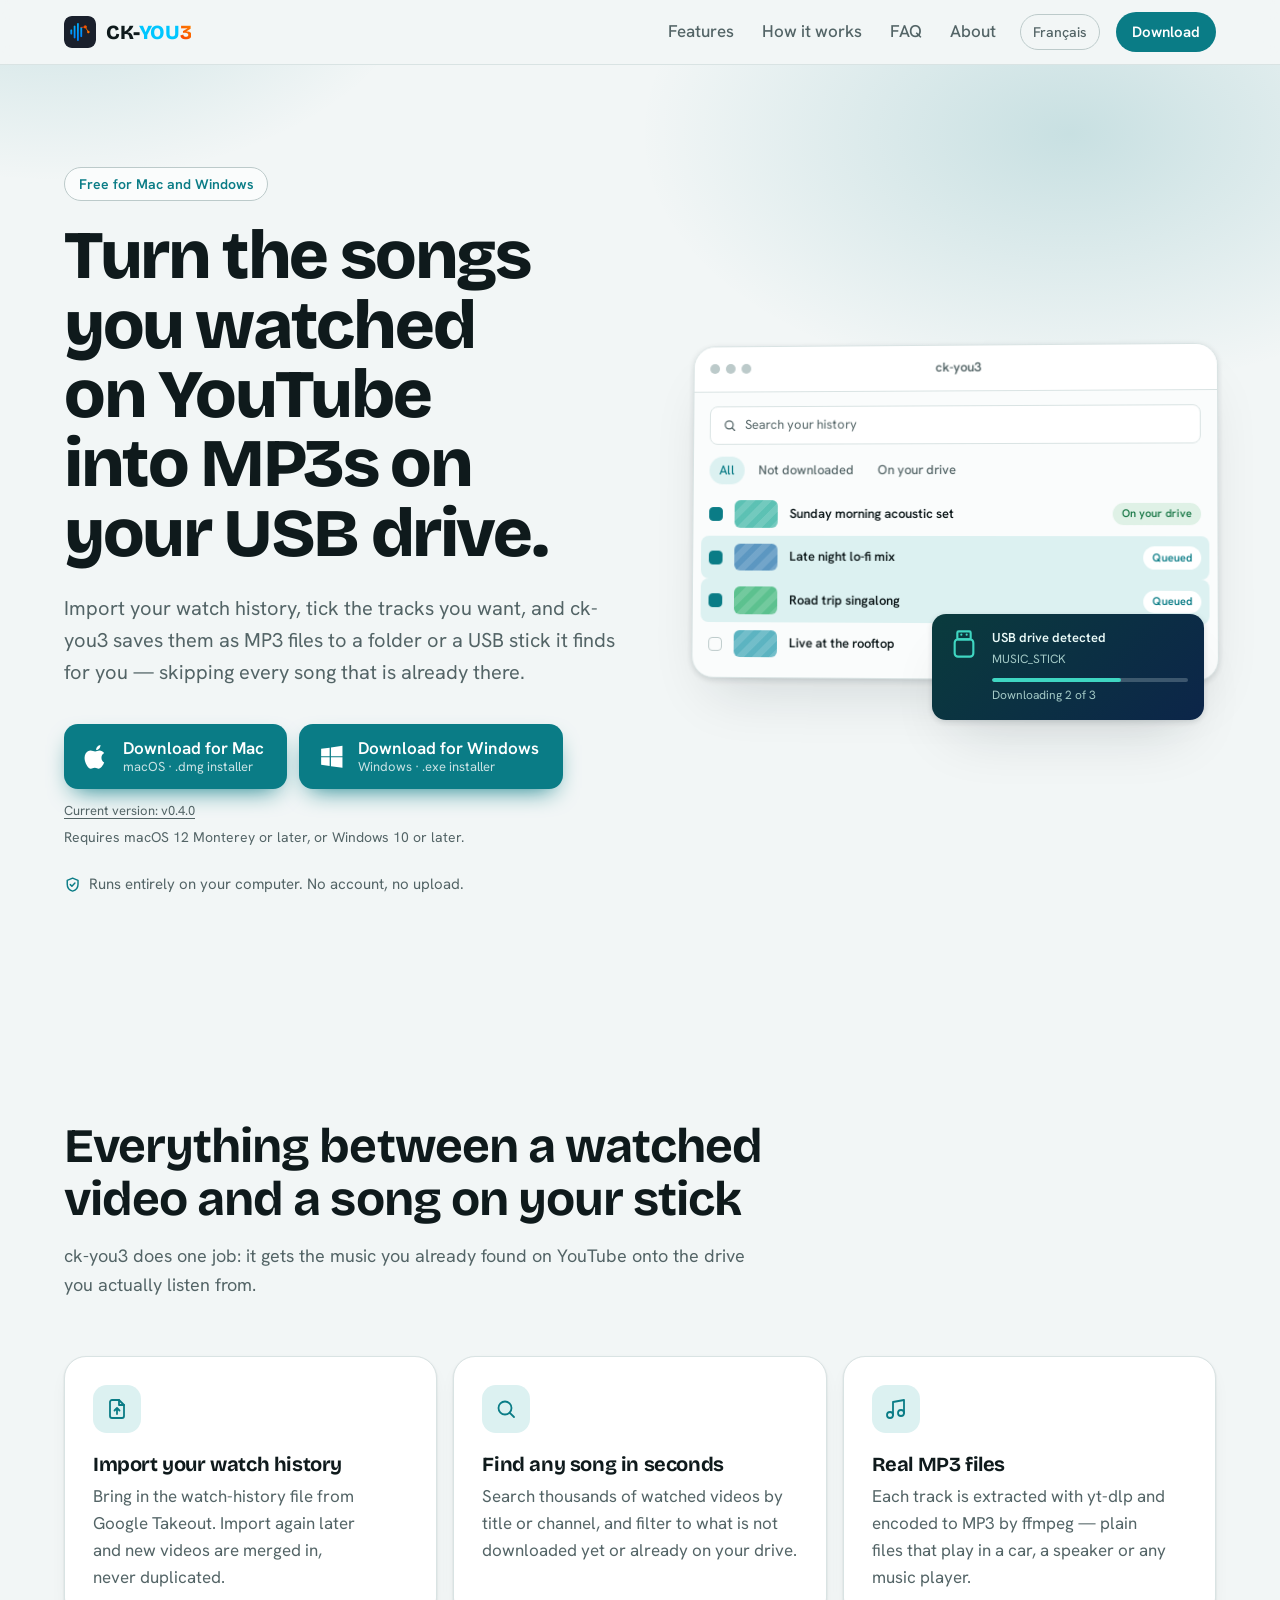
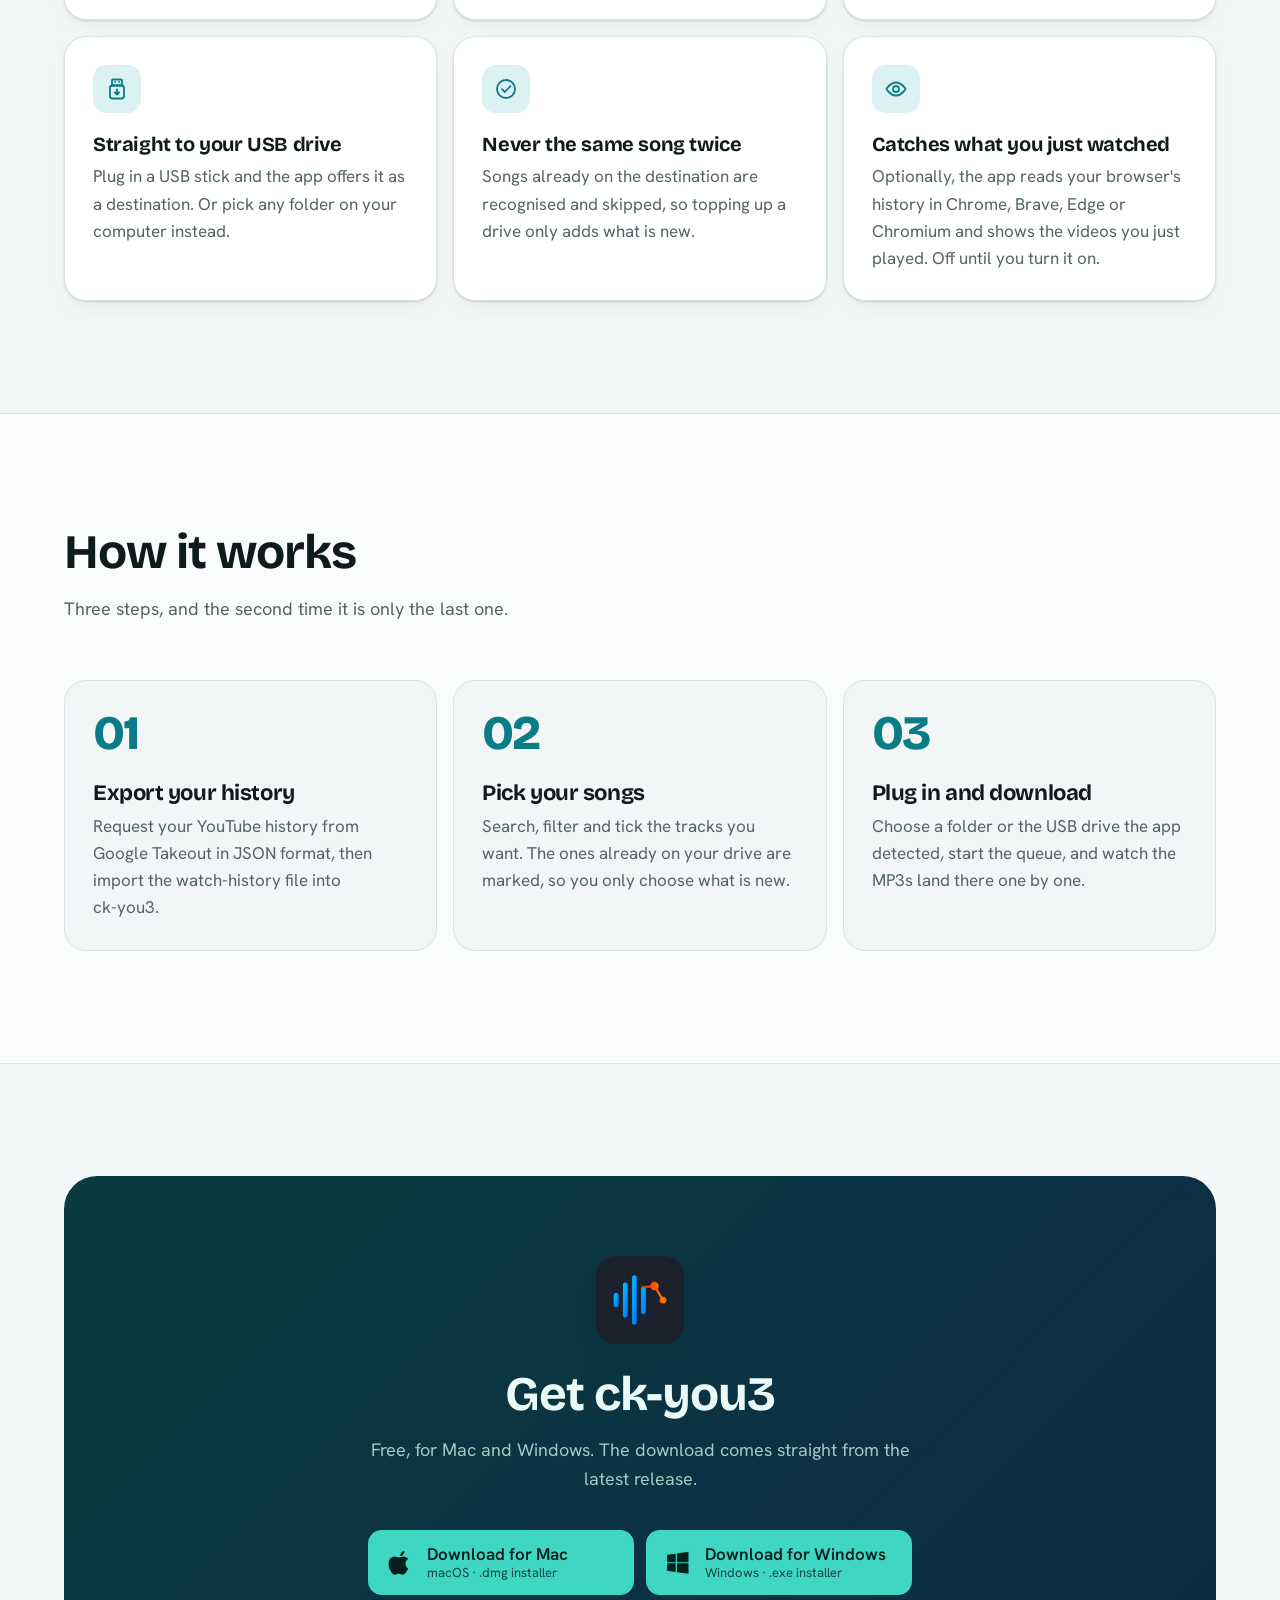
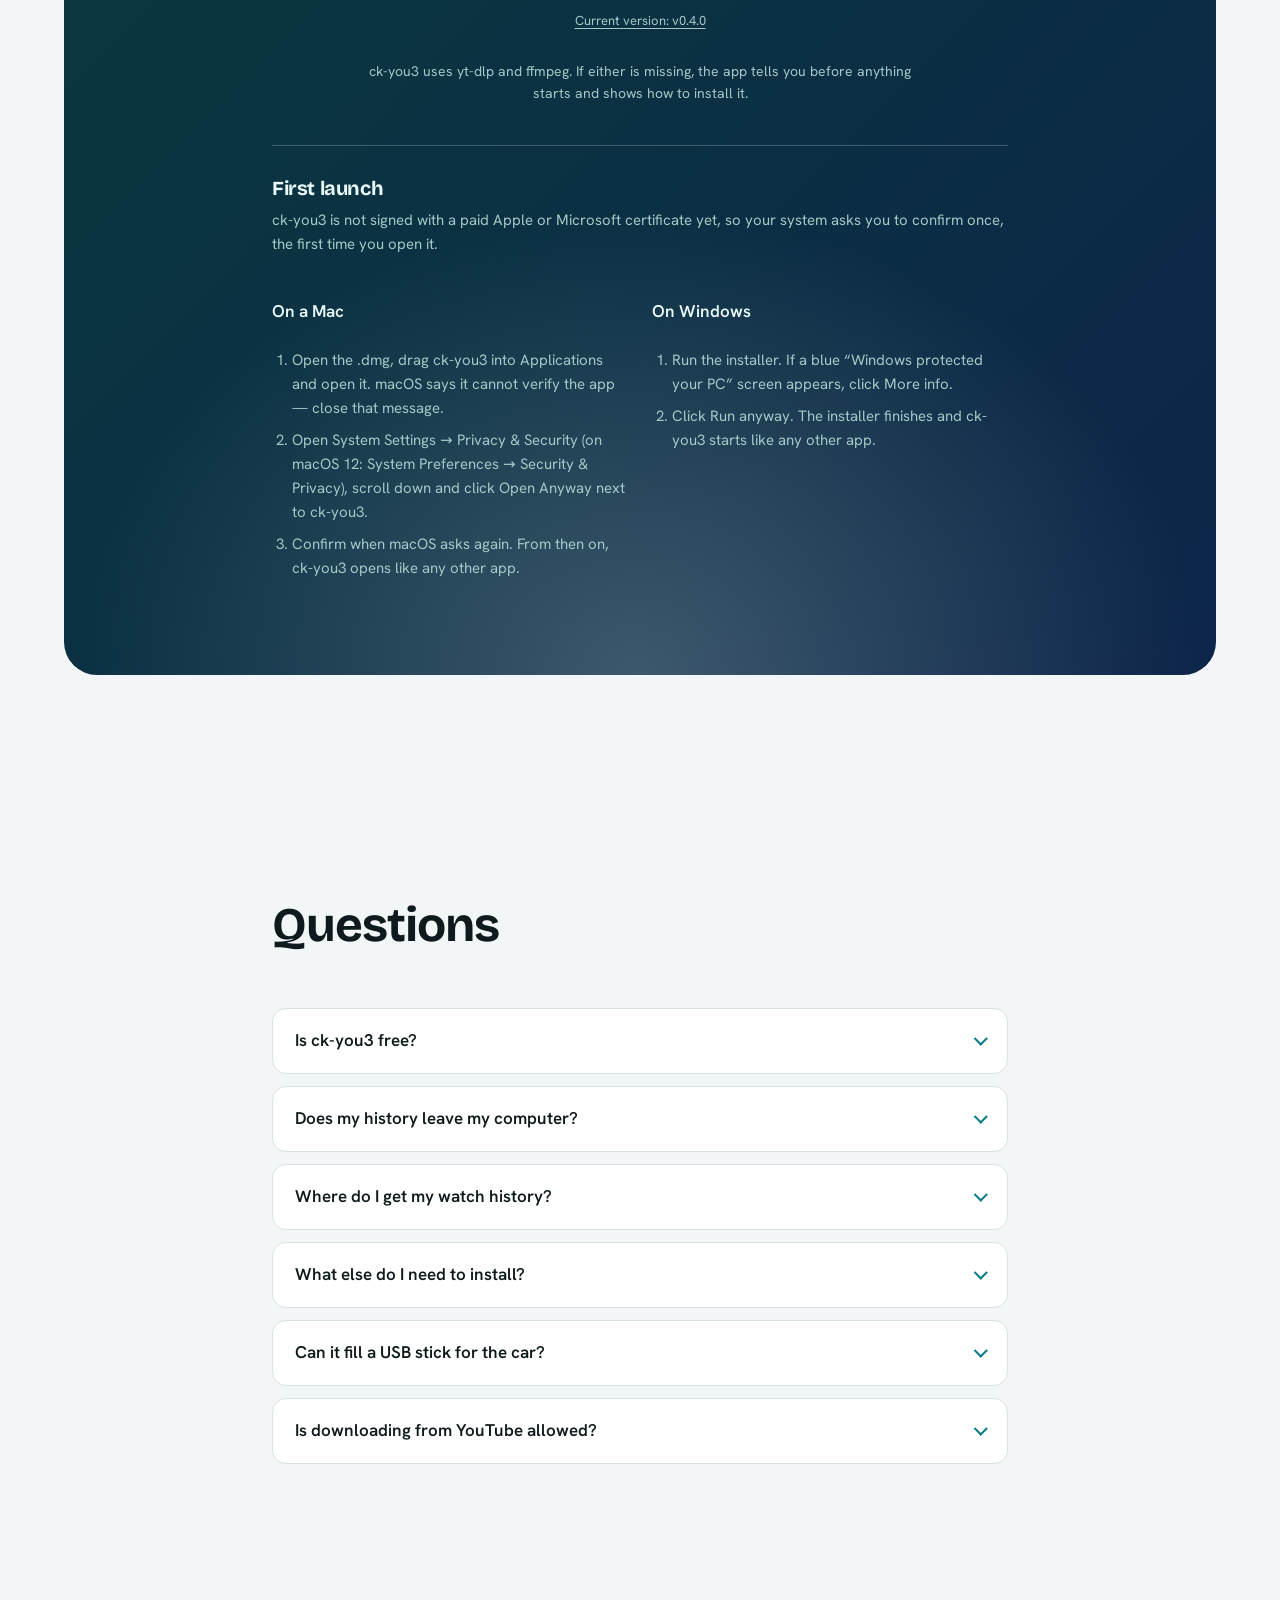
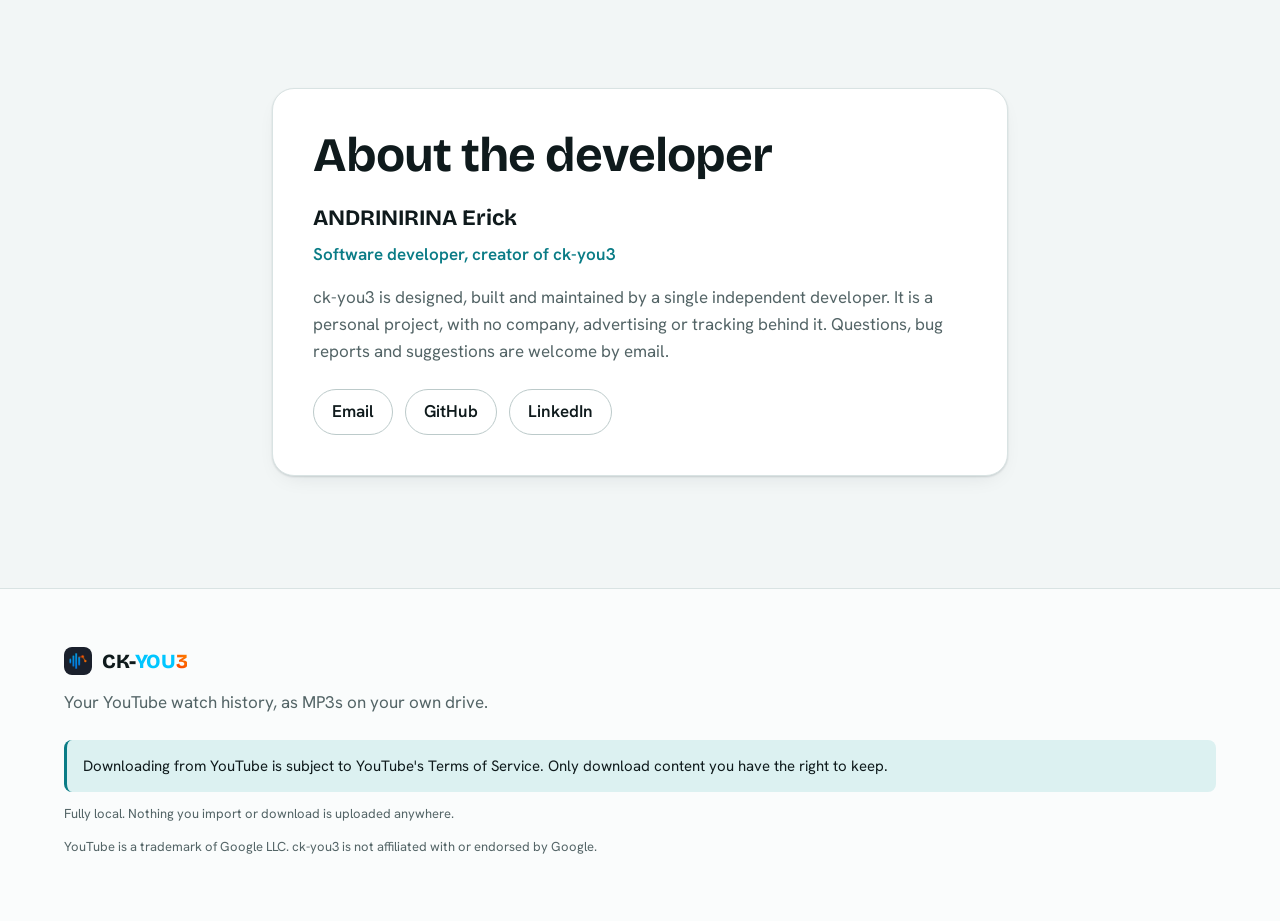
<file: index.html>
<!doctype html>
<html lang="en">
  <head>
    <meta charset="utf-8" />
    <meta name="viewport" content="width=device-width, initial-scale=1" />
    <meta name="color-scheme" content="light dark" />
    <title>Download YouTube songs as MP3 for Mac and Windows — ck-you3</title>
    <meta name="description" content="Import your YouTube watch history, pick the songs you want and save them as MP3 files to a folder or USB drive. Free for Mac and Windows, no account." />
    <link rel="canonical" href="https://ckandrinirina.github.io/ck-you3/" />
    <link rel="alternate" hreflang="en" href="https://ckandrinirina.github.io/ck-you3/" />
    <link rel="alternate" hreflang="fr" href="https://ckandrinirina.github.io/ck-you3/fr/" />
    <link rel="alternate" hreflang="x-default" href="https://ckandrinirina.github.io/ck-you3/" />
    <meta property="og:type" content="website" />
    <meta property="og:site_name" content="ck-you3" />
    <meta property="og:url" content="https://ckandrinirina.github.io/ck-you3/" />
    <meta property="og:title" content="Download YouTube songs as MP3 for Mac and Windows — ck-you3" />
    <meta property="og:description" content="Import your YouTube watch history, pick the songs you want and save them as MP3 files to a folder or USB drive. Free for Mac and Windows, no account." />
    <meta property="og:locale" content="en_US" />
    <meta property="og:image" content="https://ckandrinirina.github.io/ck-you3/assets/og-image-en.png" />
    <meta property="og:image:width" content="1200" />
    <meta property="og:image:height" content="630" />
    <meta name="twitter:card" content="summary_large_image" />
    <link
      rel="icon"
      type="image/png"
      sizes="32x32"
      href="assets/favicon-32.png"
    />
    <link
      rel="apple-touch-icon"
      sizes="180x180"
      href="assets/apple-touch-icon.png"
    />
    <link
      rel="preload"
      href="fonts/bricolage-grotesque-latin-700-normal.woff2"
      as="font"
      type="font/woff2"
      crossorigin
    />
    <link
      rel="preload"
      href="fonts/hanken-grotesk-latin-400-normal.woff2"
      as="font"
      type="font/woff2"
      crossorigin
    />
    <link rel="stylesheet" href="styles.css" />
    <script type="module" src="site.js"></script>
    <script type="application/ld+json">
      {"@context":"https://schema.org","@type":"SoftwareApplication","name":"ck-you3","description":"Import your YouTube watch history, pick the songs you want and save them as MP3 files to a folder or USB drive. Free for Mac and Windows, no account.","url":"https://ckandrinirina.github.io/ck-you3/","image":"https://ckandrinirina.github.io/ck-you3/assets/og-image-en.png","inLanguage":"en","operatingSystem":"macOS, Windows","applicationCategory":"MultimediaApplication","offers":{"@type":"Offer","price":"0","priceCurrency":"USD"},"downloadUrl":["https://github.com/ckandrinirina/ck-you3/releases/latest/download/ck-you3-mac.dmg","https://github.com/ckandrinirina/ck-you3/releases/latest/download/ck-you3-windows-setup.exe"],"author":{"@type":"Person","name":"ANDRINIRINA Erick","email":"ckandrinirina@gmail.com","sameAs":["https://github.com/ckandrinirina","https://www.linkedin.com/in/ckandrinirina"]}}
    </script>
    <script type="application/ld+json">
      {"@context":"https://schema.org","@type":"FAQPage","inLanguage":"en","mainEntity":[{"@type":"Question","name":"Is ck-you3 free?","acceptedAnswer":{"@type":"Answer","text":"Yes. It is free to download and to use, with no account and no sign-in."}},{"@type":"Question","name":"Does my history leave my computer?","acceptedAnswer":{"@type":"Answer","text":"No. The file you import, the list you browse and the MP3s you save all stay on your computer. There is no account and no server."}},{"@type":"Question","name":"Where do I get my watch history?","acceptedAnswer":{"@type":"Answer","text":"From Google Takeout: select YouTube, choose JSON as the history format, and download the archive. The file to import is watch-history.json."}},{"@type":"Question","name":"What else do I need to install?","acceptedAnswer":{"@type":"Answer","text":"yt-dlp and ffmpeg. The app checks for both before the queue starts and, if one is missing, says how to get it — for example with Homebrew on a Mac or winget on Windows."}},{"@type":"Question","name":"Can it fill a USB stick for the car?","acceptedAnswer":{"@type":"Answer","text":"Yes. Plug the stick in, pick it as the destination, and start. Next time, songs already on the stick are skipped and only new ones are added."}},{"@type":"Question","name":"Is downloading from YouTube allowed?","acceptedAnswer":{"@type":"Answer","text":"That is between you and YouTube. ck-you3 ships no content and bypasses no protection, and it asks you to acknowledge YouTube's Terms of Service before the first download."}}]}
    </script>
  </head>
  <body>
    <header class="topbar">
      <div class="container topbar__inner">
        <a class="brand" href="./" aria-label="ck-you3 home">
          <img
            class="brand__icon"
            src="assets/icon.png"
            alt="ck-you3 app icon"
            width="32"
            height="32"
          />
          <span class="brand__name"
            >ck-<span class="wordmark__you"
              >you</span
            ><span class="wordmark__three">3</span></span
          >
        </a>
        <nav class="topnav" aria-label="Main">
          <a href="#features">Features</a>
          <a href="#how-it-works">How it works</a>
          <a href="#faq">FAQ</a>
          <a href="#about">About</a>
        </nav>
        <a
          class="langswitch"
          href="fr/"
          hreflang="fr"
          lang="fr"
          >Français</a
        >
        <a class="topbar__cta" href="#download">Download</a>
      </div>
    </header>

    <main>
      <section id="hero" class="hero">
        <div class="container hero__grid">
          <div class="hero__copy">
            <p class="eyebrow">Free for Mac and Windows</p>
            <h1>Turn the songs you watched on YouTube into MP3s on your USB drive.</h1>
            <p class="lead">Import your watch history, tick the tracks you want, and ck-you3 saves them as MP3 files to a folder or a USB stick it finds for you — skipping every song that is already there.</p>
            <div
              class="buttons"
              role="group"
              aria-label="Download ck-you3"
            >
              <a
                class="button button--primary"
                data-platform="mac"
                href="https://github.com/ckandrinirina/ck-you3/releases/latest/download/ck-you3-mac.dmg"
              >
                <svg
                  class="button__glyph"
                  viewBox="0 0 24 24"
                  aria-hidden="true"
                >
                  <path
                    fill="currentColor"
                    d="M16.37 1c.1 1.17-.34 2.3-1.03 3.13-.72.86-1.86 1.52-2.98 1.43-.13-1.13.42-2.3 1.06-3.03C14.14 1.66 15.37 1.04 16.37 1Zm3.52 16.3c-.5 1.16-.75 1.67-1.4 2.7-.9 1.43-2.18 3.21-3.76 3.22-1.4.01-1.77-.92-3.67-.9-1.9 0-2.3.92-3.7.9-1.58-.01-2.79-1.62-3.7-3.05C1.13 16.18.87 11.48 2.48 9 3.62 7.23 5.43 6.2 7.13 6.2c1.73 0 2.82.95 4.25.95 1.39 0 2.23-.95 4.24-.95 1.51 0 3.11.82 4.25 2.25-3.73 2.05-3.13 7.38.02 8.85Z"
                  />
                </svg>
                <span class="button__text">
                  <span class="button__label">Download for Mac</span>
                  <span class="button__meta">macOS · .dmg installer</span>
                </span>
              </a>
              <a
                class="button button--primary"
                data-platform="windows"
                href="https://github.com/ckandrinirina/ck-you3/releases/latest/download/ck-you3-windows-setup.exe"
              >
                <svg
                  class="button__glyph"
                  viewBox="0 0 24 24"
                  aria-hidden="true"
                >
                  <path
                    fill="currentColor"
                    d="M2 4.5 10 3.4v8.1H2V4.5Zm9.2-1.27L22 1.75V11.5H11.2V3.23ZM2 12.5h8v8.1l-8-1.1v-7Zm9.2 0H22v9.75l-10.8-1.48V12.5Z"
                  />
                </svg>
                <span class="button__text">
                  <span class="button__label">Download for Windows</span>
                  <span class="button__meta">Windows · .exe installer</span>
                </span>
              </a>
            </div>
            <p class="hero__version">
              <a class="version-link" href="changelog/">Current version: v0.4.0</a>
            </p>
            <p class="hero__requirements">Requires macOS 12 Monterey or later, or Windows 10 or later.</p>
            <p class="hero__note">
              <svg class="inline-icon" viewBox="0 0 24 24" aria-hidden="true">
                <path
                  d="M12 3 4.5 6v5.5c0 4.6 3.1 8.4 7.5 9.5 4.4-1.1 7.5-4.9 7.5-9.5V6L12 3Z"
                />
                <path d="m8.8 12 2.2 2.2 4.2-4.4" />
              </svg>
              <span>Runs entirely on your computer. No account, no upload.</span>
            </p>
          </div>

          <div class="mockup" aria-hidden="true">
            <div class="mockup__window">
              <div class="mockup__chrome">
                <span class="mockup__dot"></span
                ><span class="mockup__dot"></span
                ><span class="mockup__dot"></span>
                <span class="mockup__title">ck-you3</span>
              </div>
              <div class="mockup__search">
                <svg class="inline-icon" viewBox="0 0 24 24">
                  <circle cx="11" cy="11" r="6.5" />
                  <path d="m20 20-4.2-4.2" />
                </svg>
                <span>Search your history</span>
              </div>
              <div class="mockup__tabs">
                <span class="mockup__tab mockup__tab--active"
                  >All</span
                >
                <span class="mockup__tab">Not downloaded</span>
                <span class="mockup__tab">On your drive</span>
              </div>
              <ul class="mockup__rows">
                <li class="mockup__row">
                  <span class="mockup__check mockup__check--on"></span>
                  <span class="mockup__thumb" style="--hue: 172"></span>
                  <span class="mockup__name">Sunday morning acoustic set</span>
                  <span class="chip chip--success">On your drive</span>
                </li>
                <li class="mockup__row mockup__row--selected">
                  <span class="mockup__check mockup__check--on"></span>
                  <span class="mockup__thumb" style="--hue: 205"></span>
                  <span class="mockup__name">Late night lo-fi mix</span>
                  <span class="chip chip--accent">Queued</span>
                </li>
                <li class="mockup__row mockup__row--selected">
                  <span class="mockup__check mockup__check--on"></span>
                  <span class="mockup__thumb" style="--hue: 150"></span>
                  <span class="mockup__name">Road trip singalong</span>
                  <span class="chip chip--accent">Queued</span>
                </li>
                <li class="mockup__row">
                  <span class="mockup__check"></span>
                  <span class="mockup__thumb" style="--hue: 188"></span>
                  <span class="mockup__name">Live at the rooftop</span>
                  <span class="chip">Not downloaded</span>
                </li>
              </ul>
            </div>
            <div class="mockup__drive">
              <svg class="mockup__drive-icon" viewBox="0 0 24 24">
                <rect x="7" y="2.5" width="10" height="6" rx="1" />
                <rect x="5" y="8.5" width="14" height="13" rx="2.5" />
                <path d="M10 5h.01M14 5h.01" />
              </svg>
              <div class="mockup__drive-text">
                <span class="mockup__drive-title">USB drive detected</span>
                <span class="mockup__drive-name">MUSIC_STICK</span>
                <span class="mockup__progress"
                  ><span class="mockup__bar"></span
                ></span>
                <span class="mockup__drive-status">Downloading 2 of 3</span>
              </div>
            </div>
          </div>
        </div>
      </section>

      <section id="features" class="section">
        <div class="container">
          <header class="section__head">
            <h2>Everything between a watched video and a song on your stick</h2>
            <p class="section__lead">ck-you3 does one job: it gets the music you already found on YouTube onto the drive you actually listen from.</p>
          </header>
          <ul class="cards">
            <li class="card">
              <span class="card__icon"
                ><svg viewBox="0 0 24 24" aria-hidden="true">
                  <path
                    d="M14 3H7a2 2 0 0 0-2 2v14a2 2 0 0 0 2 2h10a2 2 0 0 0 2-2V8l-5-5Z"
                  />
                  <path d="M14 3v5h5" />
                  <path d="M12 17v-6m-2.5 2.5L12 11l2.5 2.5" /></svg
              ></span>
              <h3>Import your watch history</h3>
              <p>Bring in the watch-history file from Google Takeout. Import again later and new videos are merged in, never duplicated.</p>
            </li>
            <li class="card">
              <span class="card__icon"
                ><svg viewBox="0 0 24 24" aria-hidden="true">
                  <circle cx="11" cy="11" r="6.5" />
                  <path d="m20 20-4.2-4.2" /></svg
              ></span>
              <h3>Find any song in seconds</h3>
              <p>Search thousands of watched videos by title or channel, and filter to what is not downloaded yet or already on your drive.</p>
            </li>
            <li class="card">
              <span class="card__icon"
                ><svg viewBox="0 0 24 24" aria-hidden="true">
                  <path d="M9 18V5l11-2v13" />
                  <circle cx="6" cy="18" r="3" />
                  <circle cx="17" cy="16" r="3" /></svg
              ></span>
              <h3>Real MP3 files</h3>
              <p>Each track is extracted with yt-dlp and encoded to MP3 by ffmpeg — plain files that play in a car, a speaker or any music player.</p>
            </li>
            <li class="card">
              <span class="card__icon"
                ><svg viewBox="0 0 24 24" aria-hidden="true">
                  <rect x="7" y="2.5" width="10" height="6" rx="1" />
                  <rect x="5" y="8.5" width="14" height="13" rx="2.5" />
                  <path d="M10 5h.01M14 5h.01M12 12.5v5m-2-2 2 2 2-2" /></svg
              ></span>
              <h3>Straight to your USB drive</h3>
              <p>Plug in a USB stick and the app offers it as a destination. Or pick any folder on your computer instead.</p>
            </li>
            <li class="card">
              <span class="card__icon"
                ><svg viewBox="0 0 24 24" aria-hidden="true">
                  <circle cx="12" cy="12" r="9" />
                  <path d="m8 12.2 2.8 2.8L16.5 9" /></svg
              ></span>
              <h3>Never the same song twice</h3>
              <p>Songs already on the destination are recognised and skipped, so topping up a drive only adds what is new.</p>
            </li>
            <li class="card">
              <span class="card__icon"
                ><svg viewBox="0 0 24 24" aria-hidden="true">
                  <path
                    d="M2.5 12S6 5.5 12 5.5 21.5 12 21.5 12 18 18.5 12 18.5 2.5 12 2.5 12Z"
                  />
                  <circle cx="12" cy="12" r="3" /></svg
              ></span>
              <h3>Catches what you just watched</h3>
              <p>Optionally, the app reads your browser&#39;s history in Chrome, Brave, Edge or Chromium and shows the videos you just played. Off until you turn it on.</p>
            </li>
          </ul>
        </div>
      </section>

      <section id="how-it-works" class="section section--tinted">
        <div class="container">
          <header class="section__head">
            <h2>How it works</h2>
            <p class="section__lead">Three steps, and the second time it is only the last one.</p>
          </header>
          <ol class="steps">
            <li class="step">
              <h3>Export your history</h3>
              <p>Request your YouTube history from Google Takeout in JSON format, then import the watch-history file into ck-you3.</p>
            </li>
            <li class="step">
              <h3>Pick your songs</h3>
              <p>Search, filter and tick the tracks you want. The ones already on your drive are marked, so you only choose what is new.</p>
            </li>
            <li class="step">
              <h3>Plug in and download</h3>
              <p>Choose a folder or the USB drive the app detected, start the queue, and watch the MP3s land there one by one.</p>
            </li>
          </ol>
        </div>
      </section>

      <section id="download" class="section">
        <div class="container">
          <div class="download">
            <img
              class="download__icon"
              src="assets/icon.png"
              alt="ck-you3 app icon"
              width="88"
              height="88"
            />
            <h2>Get ck-you3</h2>
            <p class="download__lead">Free, for Mac and Windows. The download comes straight from the latest release.</p>
            <div class="buttons buttons--center">
              <a
                class="button button--light"
                data-platform="mac"
                href="https://github.com/ckandrinirina/ck-you3/releases/latest/download/ck-you3-mac.dmg"
              >
                <svg
                  class="button__glyph"
                  viewBox="0 0 24 24"
                  aria-hidden="true"
                >
                  <path
                    fill="currentColor"
                    d="M16.37 1c.1 1.17-.34 2.3-1.03 3.13-.72.86-1.86 1.52-2.98 1.43-.13-1.13.42-2.3 1.06-3.03C14.14 1.66 15.37 1.04 16.37 1Zm3.52 16.3c-.5 1.16-.75 1.67-1.4 2.7-.9 1.43-2.18 3.21-3.76 3.22-1.4.01-1.77-.92-3.67-.9-1.9 0-2.3.92-3.7.9-1.58-.01-2.79-1.62-3.7-3.05C1.13 16.18.87 11.48 2.48 9 3.62 7.23 5.43 6.2 7.13 6.2c1.73 0 2.82.95 4.25.95 1.39 0 2.23-.95 4.24-.95 1.51 0 3.11.82 4.25 2.25-3.73 2.05-3.13 7.38.02 8.85Z"
                  />
                </svg>
                <span class="button__text">
                  <span class="button__label">Download for Mac</span>
                  <span class="button__meta">macOS · .dmg installer</span>
                </span>
              </a>
              <a
                class="button button--light"
                data-platform="windows"
                href="https://github.com/ckandrinirina/ck-you3/releases/latest/download/ck-you3-windows-setup.exe"
              >
                <svg
                  class="button__glyph"
                  viewBox="0 0 24 24"
                  aria-hidden="true"
                >
                  <path
                    fill="currentColor"
                    d="M2 4.5 10 3.4v8.1H2V4.5Zm9.2-1.27L22 1.75V11.5H11.2V3.23ZM2 12.5h8v8.1l-8-1.1v-7Zm9.2 0H22v9.75l-10.8-1.48V12.5Z"
                  />
                </svg>
                <span class="button__text">
                  <span class="button__label">Download for Windows</span>
                  <span class="button__meta">Windows · .exe installer</span>
                </span>
              </a>
            </div>
            <p class="download__version">
              <a class="version-link" href="changelog/">Current version: v0.4.0</a>
            </p>
            <p class="download__note">ck-you3 uses yt-dlp and ffmpeg. If either is missing, the app tells you before anything starts and shows how to install it.</p>
            <div id="first-launch" class="firstlaunch">
              <h3>First launch</h3>
              <p class="firstlaunch__lead">ck-you3 is not signed with a paid Apple or Microsoft certificate yet, so your system asks you to confirm once, the first time you open it.</p>
              <div class="firstlaunch__platforms">
                <div class="firstlaunch__platform" data-platform-help="mac">
                  <h4>On a Mac</h4>
                  <ol>
                    <li>Open the .dmg, drag ck-you3 into Applications and open it. macOS says it cannot verify the app — close that message.</li>
                    <li>Open System Settings → Privacy &amp; Security (on macOS 12: System Preferences → Security &amp; Privacy), scroll down and click Open Anyway next to ck-you3.</li>
                    <li>Confirm when macOS asks again. From then on, ck-you3 opens like any other app.</li>
                  </ol>
                </div>
                <div class="firstlaunch__platform" data-platform-help="windows">
                  <h4>On Windows</h4>
                  <ol>
                    <li>Run the installer. If a blue “Windows protected your PC” screen appears, click More info.</li>
                    <li>Click Run anyway. The installer finishes and ck-you3 starts like any other app.</li>
                  </ol>
                </div>
              </div>
            </div>
          </div>
        </div>
      </section>

      <section id="faq" class="section">
        <div class="container container--narrow">
          <header class="section__head">
            <h2>Questions</h2>
          </header>
          <div class="faq">
            <details>
              <summary>Is ck-you3 free?</summary>
              <p>Yes. It is free to download and to use, with no account and no sign-in.</p>
            </details>
            <details>
              <summary>Does my history leave my computer?</summary>
              <p>No. The file you import, the list you browse and the MP3s you save all stay on your computer. There is no account and no server.</p>
            </details>
            <details>
              <summary>Where do I get my watch history?</summary>
              <p>From Google Takeout: select YouTube, choose JSON as the history format, and download the archive. The file to import is watch-history.json.</p>
            </details>
            <details>
              <summary>What else do I need to install?</summary>
              <p>yt-dlp and ffmpeg. The app checks for both before the queue starts and, if one is missing, says how to get it — for example with Homebrew on a Mac or winget on Windows.</p>
            </details>
            <details>
              <summary>Can it fill a USB stick for the car?</summary>
              <p>Yes. Plug the stick in, pick it as the destination, and start. Next time, songs already on the stick are skipped and only new ones are added.</p>
            </details>
            <details>
              <summary>Is downloading from YouTube allowed?</summary>
              <p>That is between you and YouTube. ck-you3 ships no content and bypasses no protection, and it asks you to acknowledge YouTube&#39;s Terms of Service before the first download.</p>
            </details>
          </div>
        </div>
      </section>

      <section id="about" class="section">
        <div class="container container--narrow">
          <div class="about">
            <h2>About the developer</h2>
            <p class="about__name">ANDRINIRINA Erick</p>
            <p class="about__role">Software developer, creator of ck-you3</p>
            <p class="about__bio">ck-you3 is designed, built and maintained by a single independent developer. It is a personal project, with no company, advertising or tracking behind it. Questions, bug reports and suggestions are welcome by email.</p>
            <ul class="about__links">
              <li>
                <a class="about__link" href="mailto:ckandrinirina@gmail.com"
                  >Email</a
                >
              </li>
              <li>
                <a
                  class="about__link"
                  href="https://github.com/ckandrinirina"
                  target="_blank"
                  rel="me noopener"
                  >GitHub</a
                >
              </li>
              <li>
                <a
                  class="about__link"
                  href="https://www.linkedin.com/in/ckandrinirina"
                  target="_blank"
                  rel="me noopener"
                  >LinkedIn</a
                >
              </li>
            </ul>
          </div>
        </div>
      </section>
    </main>

    <footer class="footer">
      <div class="container footer__inner">
        <div class="footer__brand">
          <img
            class="brand__icon"
            src="assets/icon.png"
            alt="ck-you3 app icon"
            width="28"
            height="28"
          />
          <span class="brand__name"
            >ck-<span class="wordmark__you"
              >you</span
            ><span class="wordmark__three">3</span></span
          >
        </div>
        <p class="footer__tagline">Your YouTube watch history, as MP3s on your own drive.</p>
        <p class="footer__terms">Downloading from YouTube is subject to YouTube&#39;s Terms of Service. Only download content you have the right to keep.</p>
        <p class="footer__small">Fully local. Nothing you import or download is uploaded anywhere.</p>
        <p class="footer__small">YouTube is a trademark of Google LLC. ck-you3 is not affiliated with or endorsed by Google.</p>
      </div>
    </footer>
  </body>
</html>
</file>
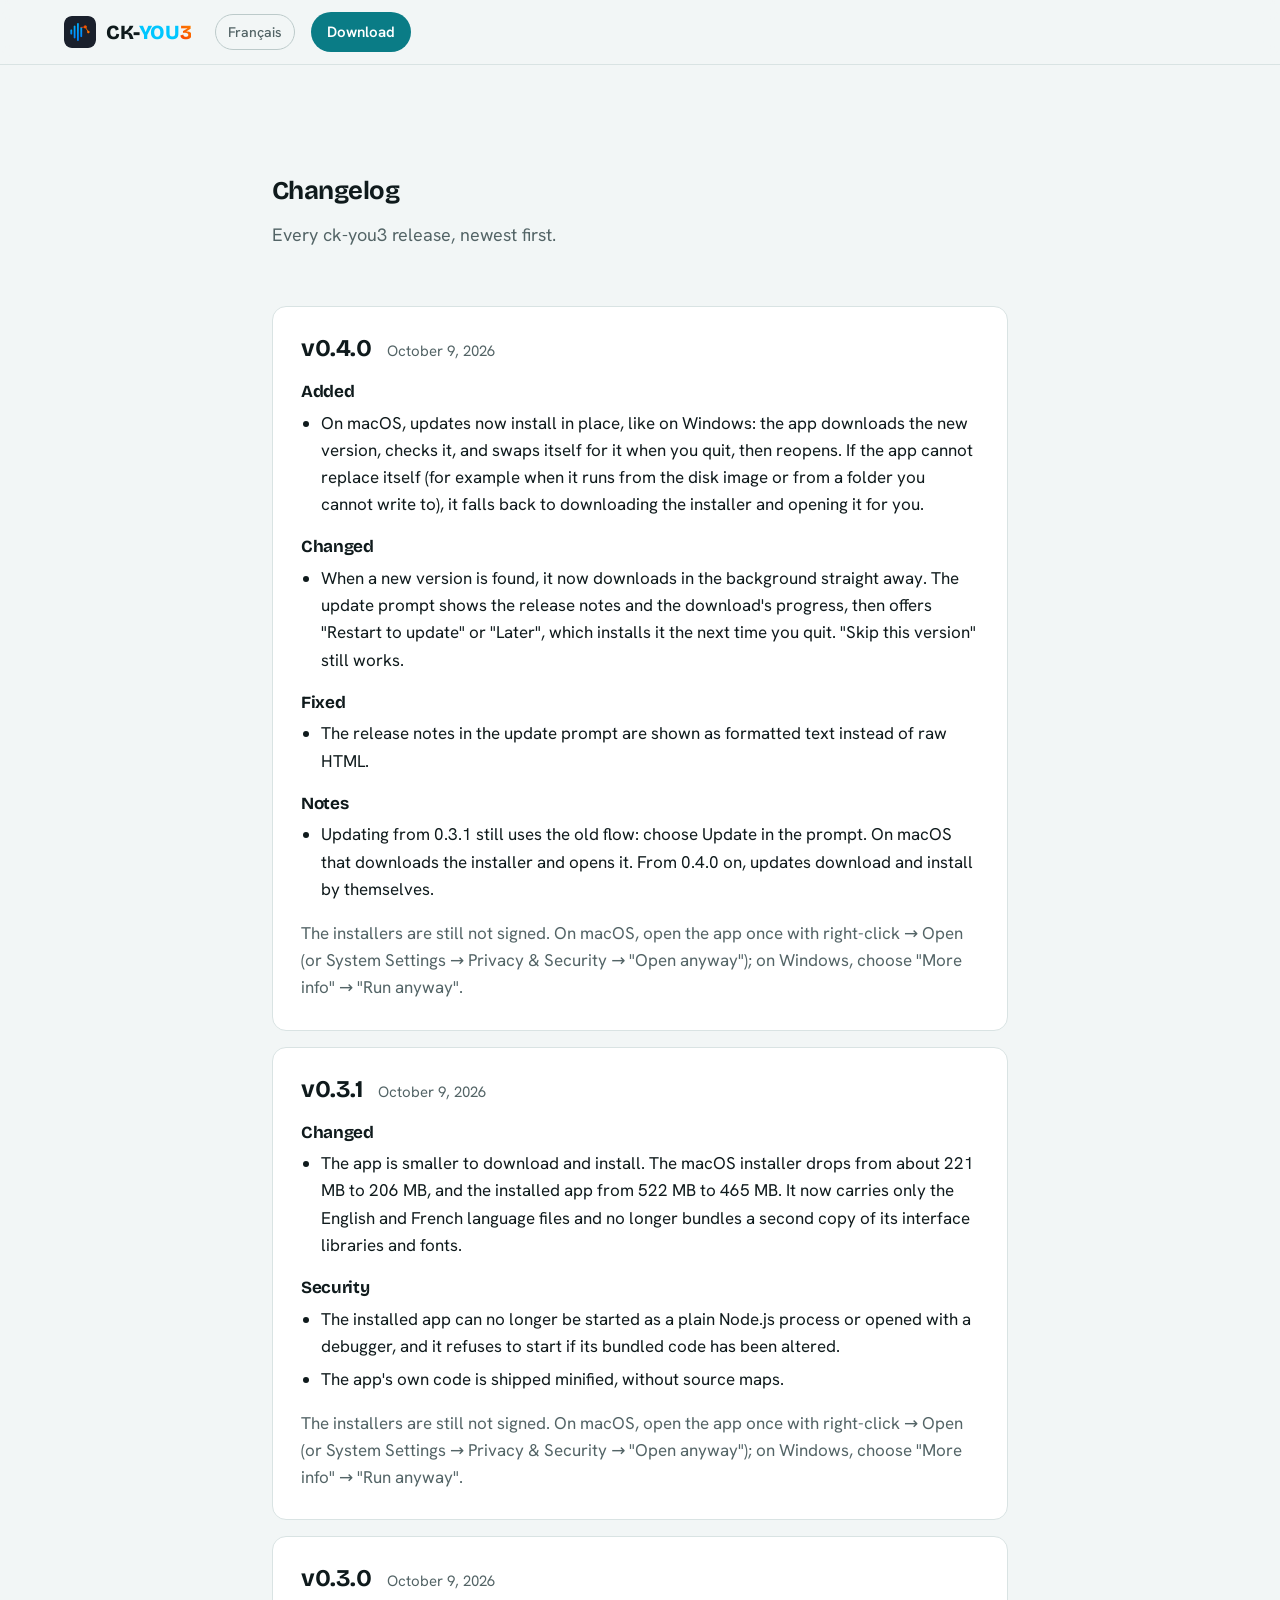
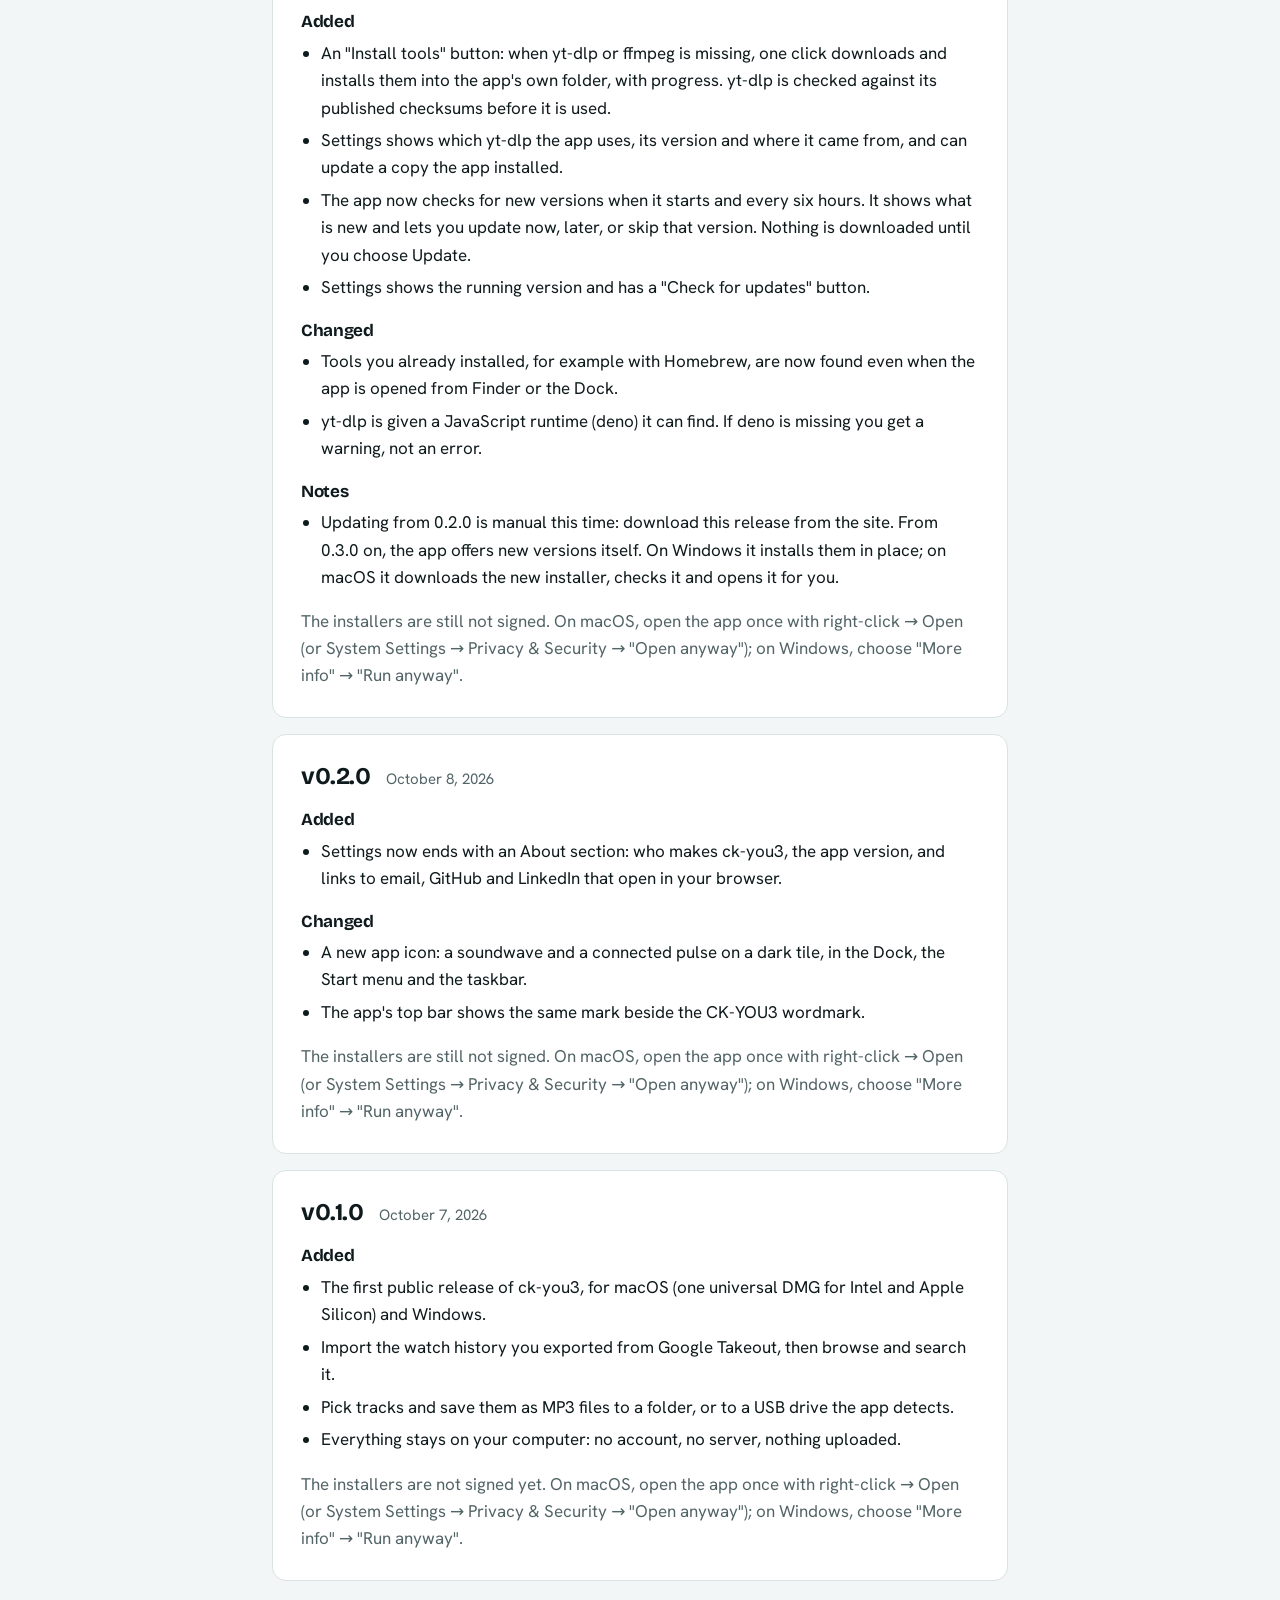
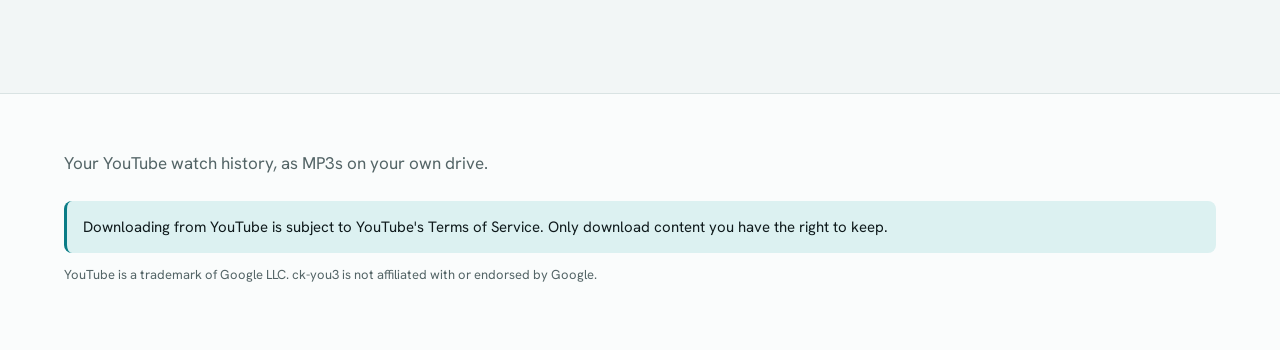
<file: changelog/index.html>
<!doctype html>
<html lang="en">
  <head>
    <meta charset="utf-8" />
    <meta name="viewport" content="width=device-width, initial-scale=1" />
    <meta name="color-scheme" content="light dark" />
    <title>ck-you3 changelog — every release for Mac and Windows</title>
    <meta name="description" content="What changed in each ck-you3 release, newest first: the new features, changes and fixes in the app that saves YouTube songs as MP3." />
    <link rel="canonical" href="https://ckandrinirina.github.io/ck-you3/changelog/" />
    <link rel="alternate" hreflang="en" href="https://ckandrinirina.github.io/ck-you3/changelog/" />
    <link rel="alternate" hreflang="fr" href="https://ckandrinirina.github.io/ck-you3/fr/changelog/" />
    <link rel="alternate" hreflang="x-default" href="https://ckandrinirina.github.io/ck-you3/changelog/" />
    <meta property="og:type" content="website" />
    <meta property="og:site_name" content="ck-you3" />
    <meta property="og:url" content="https://ckandrinirina.github.io/ck-you3/changelog/" />
    <meta property="og:title" content="ck-you3 changelog — every release for Mac and Windows" />
    <meta property="og:description" content="What changed in each ck-you3 release, newest first: the new features, changes and fixes in the app that saves YouTube songs as MP3." />
    <meta property="og:locale" content="en_US" />
    <meta property="og:image" content="https://ckandrinirina.github.io/ck-you3/assets/og-image-en.png" />
    <meta property="og:image:width" content="1200" />
    <meta property="og:image:height" content="630" />
    <meta name="twitter:card" content="summary_large_image" />
    <link
      rel="icon"
      type="image/png"
      sizes="32x32"
      href="../assets/favicon-32.png"
    />
    <link
      rel="apple-touch-icon"
      sizes="180x180"
      href="../assets/apple-touch-icon.png"
    />
    <link rel="stylesheet" href="../styles.css" />
  </head>
  <body>
    <header class="topbar">
      <div class="container topbar__inner">
        <a class="brand" href="../" aria-label="ck-you3 home">
          <img
            class="brand__icon"
            src="../assets/icon.png"
            alt="ck-you3 app icon"
            width="32"
            height="32"
          />
          <span class="brand__name"
            >ck-<span class="wordmark__you"
              >you</span
            ><span class="wordmark__three">3</span></span
          >
        </a>
        <a
          class="langswitch"
          href="../fr/changelog/"
          hreflang="fr"
          lang="fr"
          >Français</a
        >
        <a class="topbar__cta" href="../#download">Download</a>
      </div>
    </header>

    <main>
      <section class="section">
        <div class="container container--narrow">
          <header class="section__head">
            <h1>Changelog</h1>
            <p class="section__lead">Every ck-you3 release, newest first.</p>
          </header>
          <div class="releases"><article class="release" id="v0.4.0">
<div class="release__head"><h2>v0.4.0</h2> <time datetime="2026-10-09">October 9, 2026</time></div>
<h3>Added</h3>
<ul>
<li>On macOS, updates now install in place, like on Windows: the app downloads the new version, checks it, and swaps itself for it when you quit, then reopens. If the app cannot replace itself (for example when it runs from the disk image or from a folder you cannot write to), it falls back to downloading the installer and opening it for you.</li>
</ul>
<h3>Changed</h3>
<ul>
<li>When a new version is found, it now downloads in the background straight away. The update prompt shows the release notes and the download&#39;s progress, then offers &quot;Restart to update&quot; or &quot;Later&quot;, which installs it the next time you quit. &quot;Skip this version&quot; still works.</li>
</ul>
<h3>Fixed</h3>
<ul>
<li>The release notes in the update prompt are shown as formatted text instead of raw HTML.</li>
</ul>
<h3>Notes</h3>
<ul>
<li>Updating from 0.3.1 still uses the old flow: choose Update in the prompt. On macOS that downloads the installer and opens it. From 0.4.0 on, updates download and install by themselves.</li>
</ul>
<p>The installers are still not signed. On macOS, open the app once with right-click → Open (or System Settings → Privacy &amp; Security → &quot;Open anyway&quot;); on Windows, choose &quot;More info&quot; → &quot;Run anyway&quot;.</p>
</article>
<article class="release" id="v0.3.1">
<div class="release__head"><h2>v0.3.1</h2> <time datetime="2026-10-09">October 9, 2026</time></div>
<h3>Changed</h3>
<ul>
<li>The app is smaller to download and install. The macOS installer drops from about 221 MB to 206 MB, and the installed app from 522 MB to 465 MB. It now carries only the English and French language files and no longer bundles a second copy of its interface libraries and fonts.</li>
</ul>
<h3>Security</h3>
<ul>
<li>The installed app can no longer be started as a plain Node.js process or opened with a debugger, and it refuses to start if its bundled code has been altered.</li>
<li>The app&#39;s own code is shipped minified, without source maps.</li>
</ul>
<p>The installers are still not signed. On macOS, open the app once with right-click → Open (or System Settings → Privacy &amp; Security → &quot;Open anyway&quot;); on Windows, choose &quot;More info&quot; → &quot;Run anyway&quot;.</p>
</article>
<article class="release" id="v0.3.0">
<div class="release__head"><h2>v0.3.0</h2> <time datetime="2026-10-09">October 9, 2026</time></div>
<h3>Added</h3>
<ul>
<li>An &quot;Install tools&quot; button: when yt-dlp or ffmpeg is missing, one click downloads and installs them into the app&#39;s own folder, with progress. yt-dlp is checked against its published checksums before it is used.</li>
<li>Settings shows which yt-dlp the app uses, its version and where it came from, and can update a copy the app installed.</li>
<li>The app now checks for new versions when it starts and every six hours. It shows what is new and lets you update now, later, or skip that version. Nothing is downloaded until you choose Update.</li>
<li>Settings shows the running version and has a &quot;Check for updates&quot; button.</li>
</ul>
<h3>Changed</h3>
<ul>
<li>Tools you already installed, for example with Homebrew, are now found even when the app is opened from Finder or the Dock.</li>
<li>yt-dlp is given a JavaScript runtime (deno) it can find. If deno is missing you get a warning, not an error.</li>
</ul>
<h3>Notes</h3>
<ul>
<li>Updating from 0.2.0 is manual this time: download this release from the site. From 0.3.0 on, the app offers new versions itself. On Windows it installs them in place; on macOS it downloads the new installer, checks it and opens it for you.</li>
</ul>
<p>The installers are still not signed. On macOS, open the app once with right-click → Open (or System Settings → Privacy &amp; Security → &quot;Open anyway&quot;); on Windows, choose &quot;More info&quot; → &quot;Run anyway&quot;.</p>
</article>
<article class="release" id="v0.2.0">
<div class="release__head"><h2>v0.2.0</h2> <time datetime="2026-10-08">October 8, 2026</time></div>
<h3>Added</h3>
<ul>
<li>Settings now ends with an About section: who makes ck-you3, the app version, and links to email, GitHub and LinkedIn that open in your browser.</li>
</ul>
<h3>Changed</h3>
<ul>
<li>A new app icon: a soundwave and a connected pulse on a dark tile, in the Dock, the Start menu and the taskbar.</li>
<li>The app&#39;s top bar shows the same mark beside the CK-YOU3 wordmark.</li>
</ul>
<p>The installers are still not signed. On macOS, open the app once with right-click → Open (or System Settings → Privacy &amp; Security → &quot;Open anyway&quot;); on Windows, choose &quot;More info&quot; → &quot;Run anyway&quot;.</p>
</article>
<article class="release" id="v0.1.0">
<div class="release__head"><h2>v0.1.0</h2> <time datetime="2026-10-07">October 7, 2026</time></div>
<h3>Added</h3>
<ul>
<li>The first public release of ck-you3, for macOS (one universal DMG for Intel and Apple Silicon) and Windows.</li>
<li>Import the watch history you exported from Google Takeout, then browse and search it.</li>
<li>Pick tracks and save them as MP3 files to a folder, or to a USB drive the app detects.</li>
<li>Everything stays on your computer: no account, no server, nothing uploaded.</li>
</ul>
<p>The installers are not signed yet. On macOS, open the app once with right-click → Open (or System Settings → Privacy &amp; Security → &quot;Open anyway&quot;); on Windows, choose &quot;More info&quot; → &quot;Run anyway&quot;.</p>
</article></div>
        </div>
      </section>
    </main>

    <footer class="footer">
      <div class="container footer__inner">
        <p class="footer__tagline">Your YouTube watch history, as MP3s on your own drive.</p>
        <p class="footer__terms">Downloading from YouTube is subject to YouTube&#39;s Terms of Service. Only download content you have the right to keep.</p>
        <p class="footer__small">YouTube is a trademark of Google LLC. ck-you3 is not affiliated with or endorsed by Google.</p>
      </div>
    </footer>
  </body>
</html>
</file>
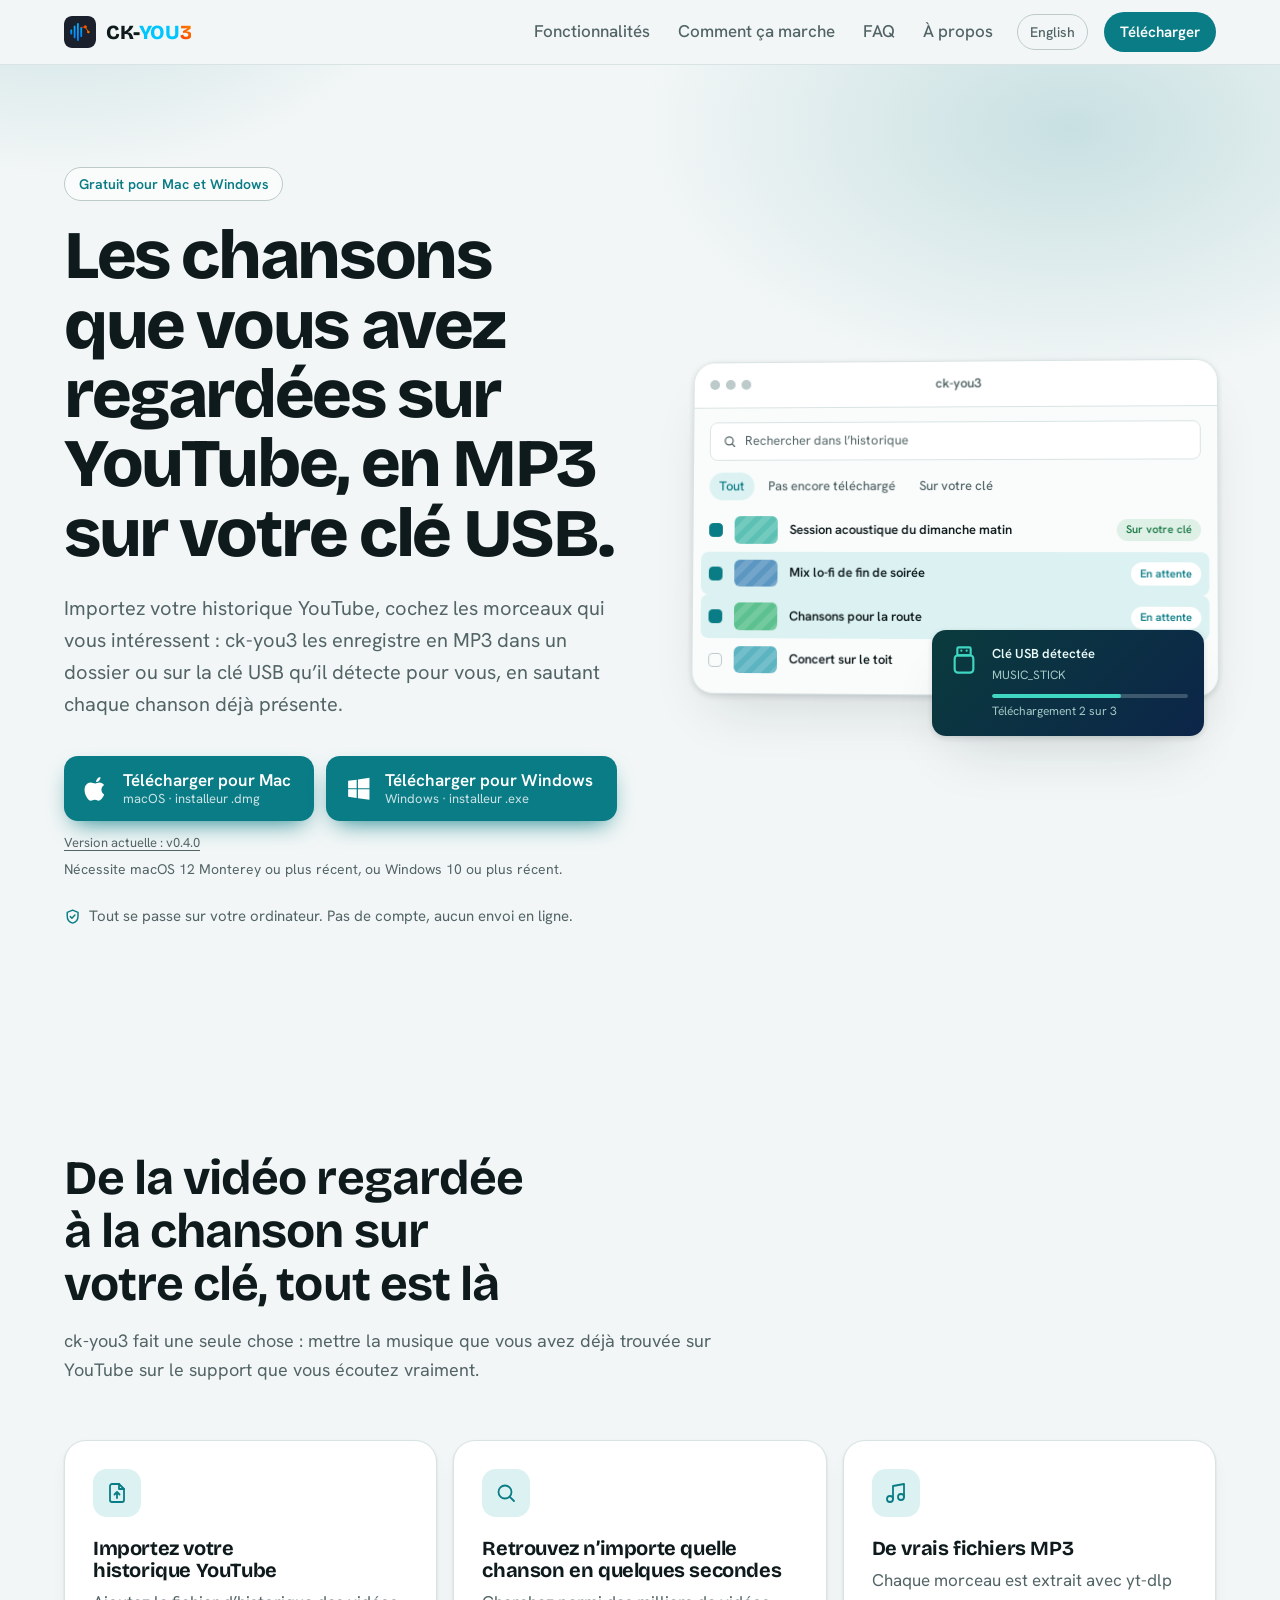
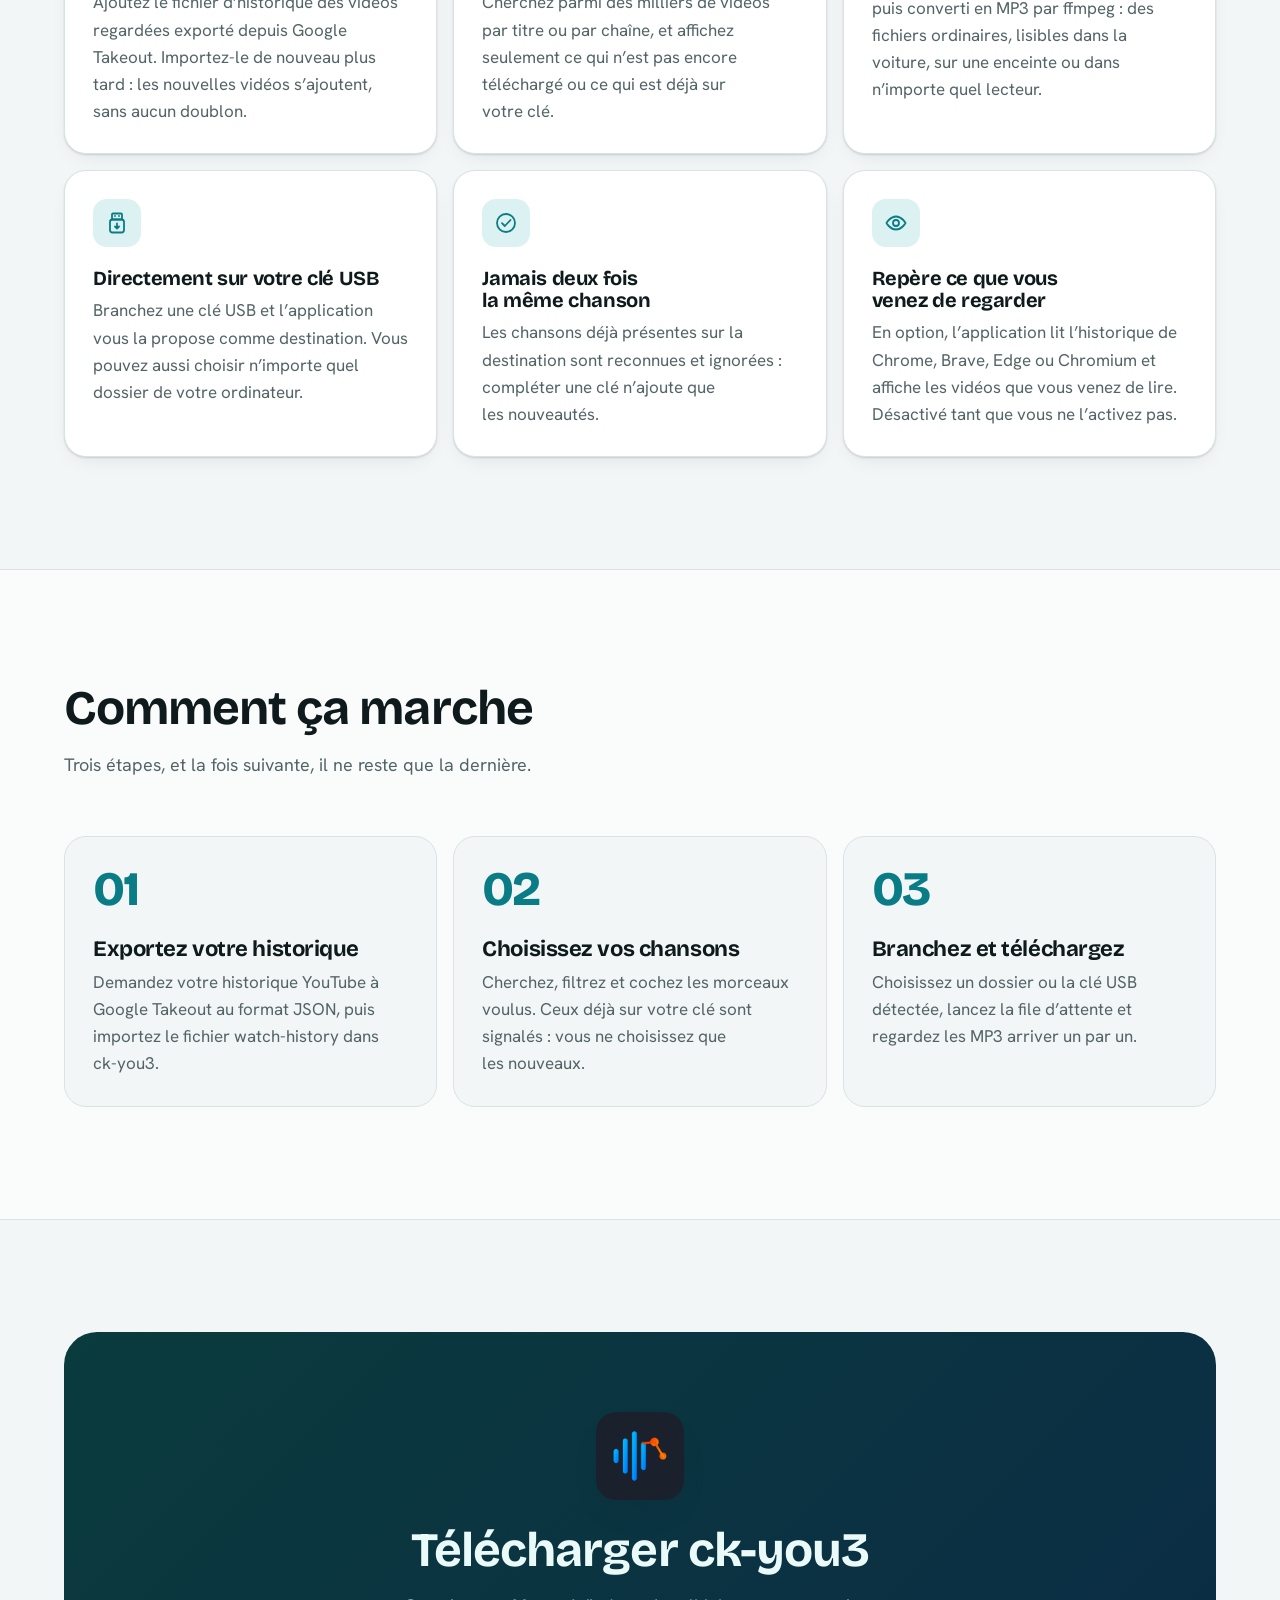
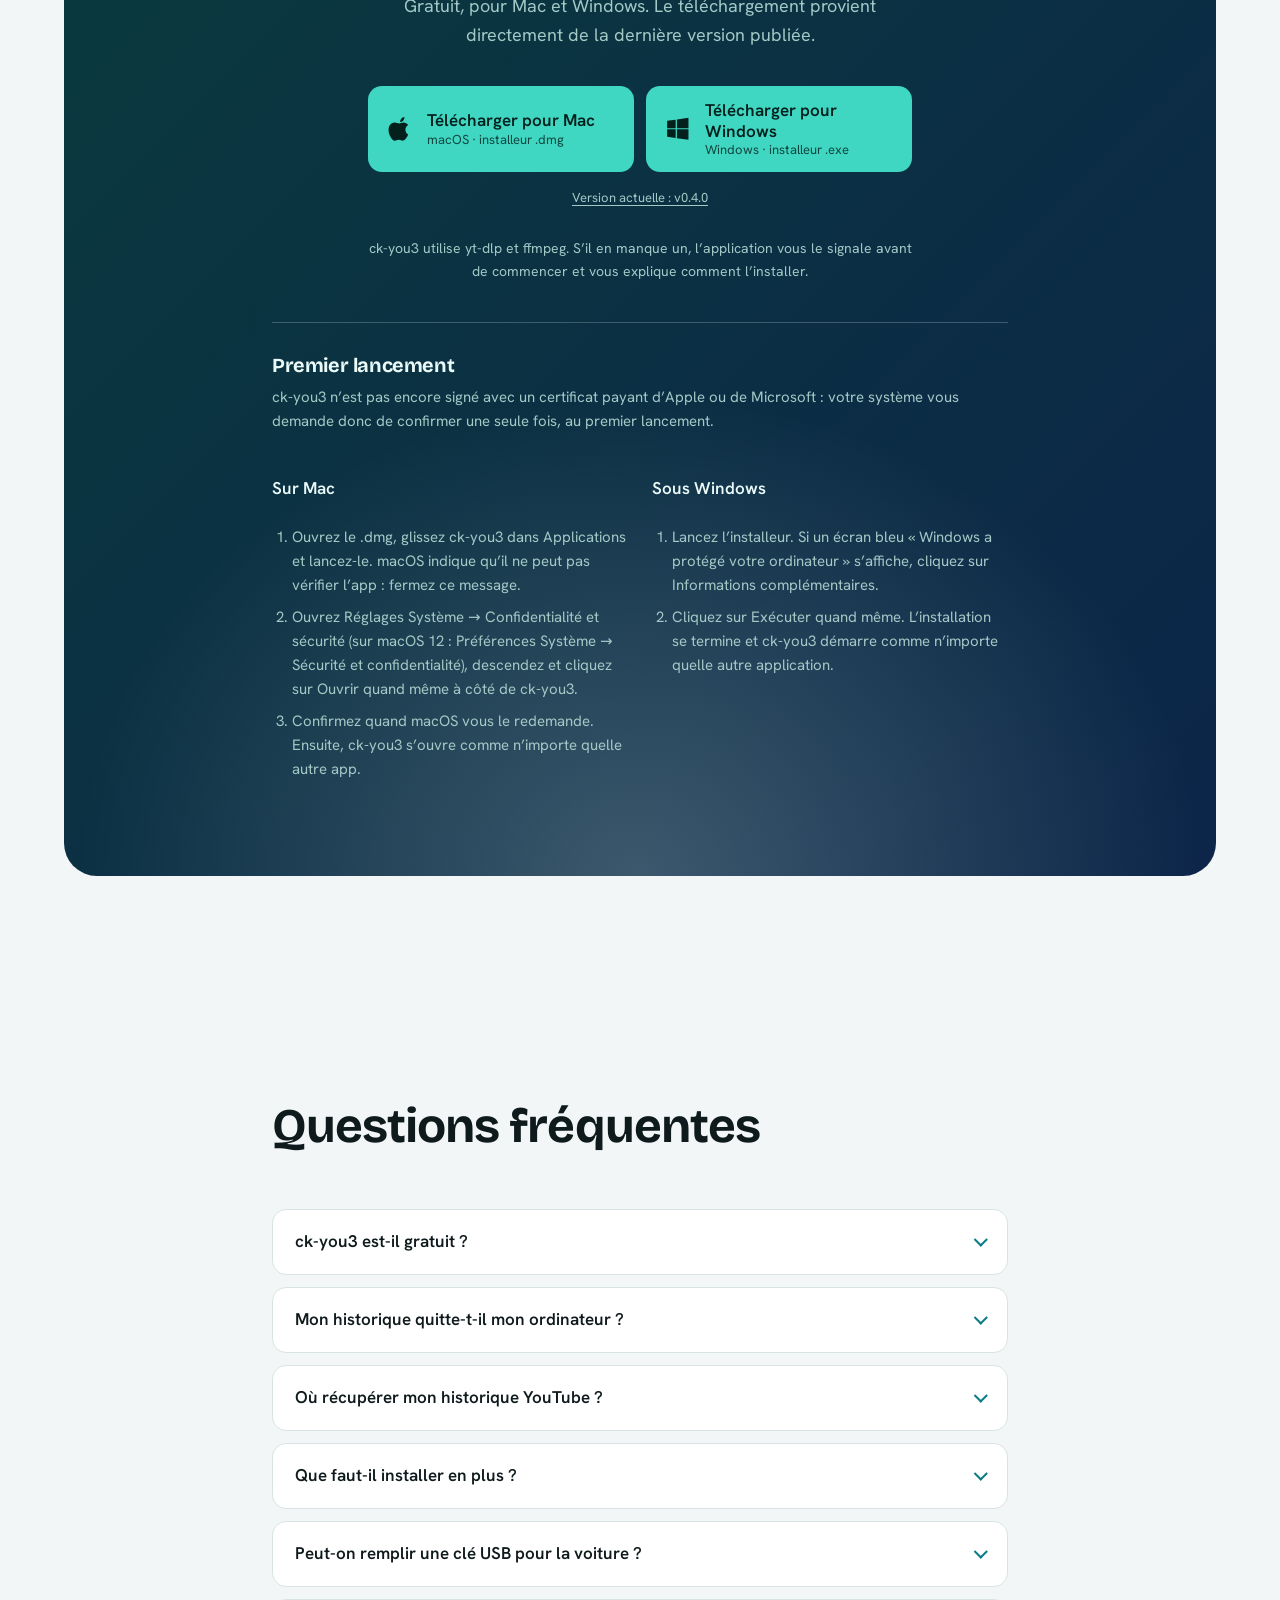
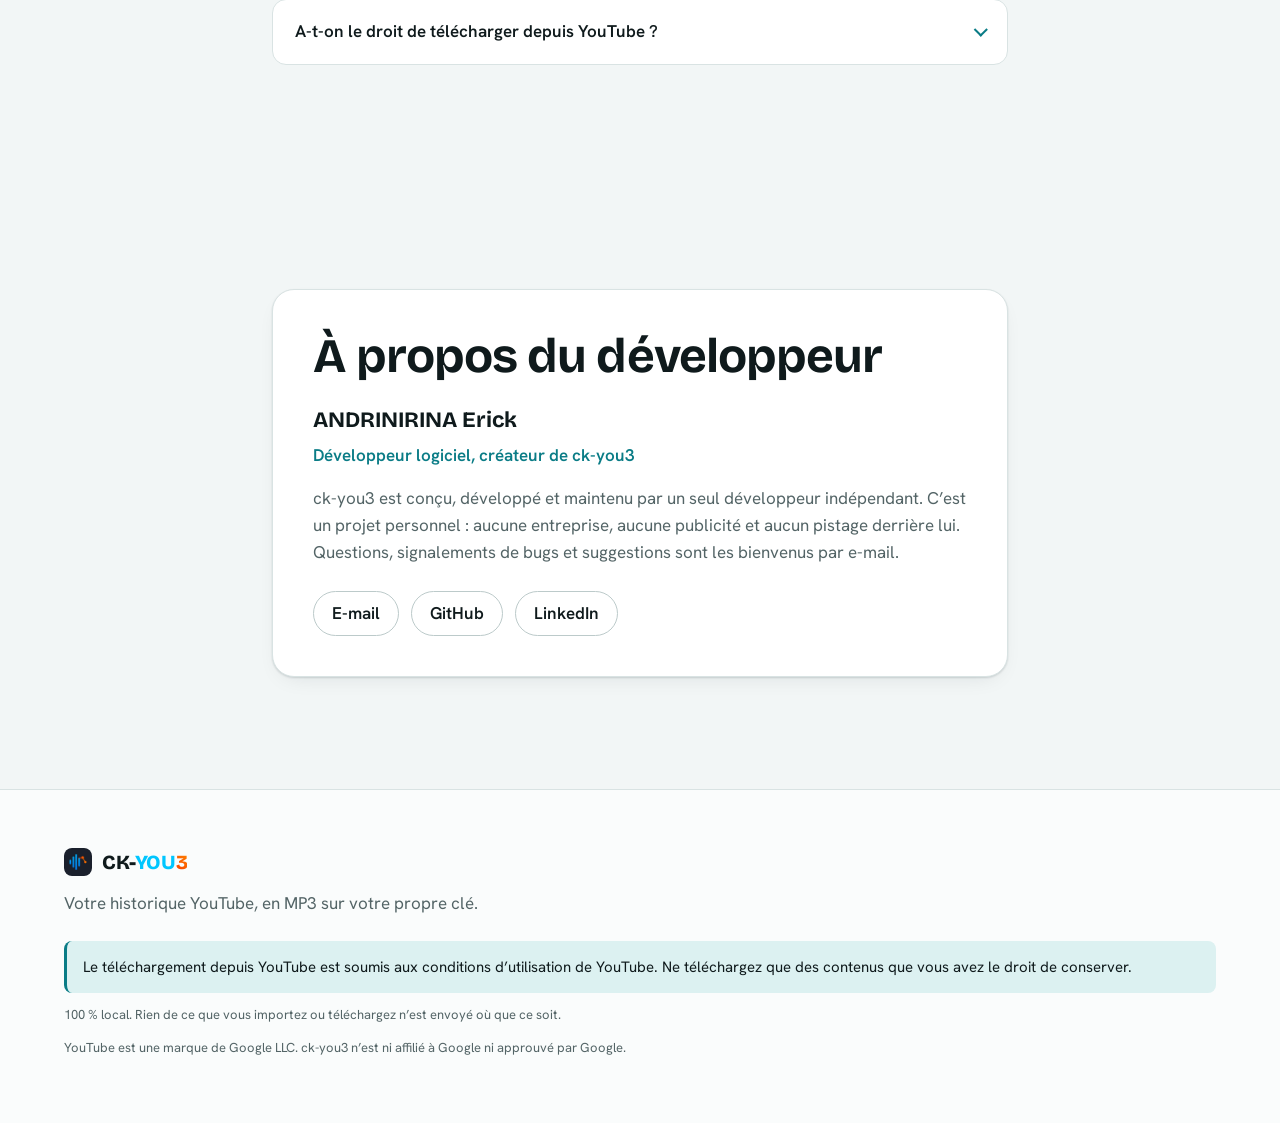
<file: fr/index.html>
<!doctype html>
<html lang="fr">
  <head>
    <meta charset="utf-8" />
    <meta name="viewport" content="width=device-width, initial-scale=1" />
    <meta name="color-scheme" content="light dark" />
    <title>Convertir YouTube en MP3 sur Mac et Windows — ck-you3</title>
    <meta name="description" content="Téléchargez en MP3 la musique de votre historique YouTube, dans un dossier ou sur une clé USB. Gratuit pour Mac et Windows, 100 % local, sans compte." />
    <link rel="canonical" href="https://ckandrinirina.github.io/ck-you3/fr/" />
    <link rel="alternate" hreflang="en" href="https://ckandrinirina.github.io/ck-you3/" />
    <link rel="alternate" hreflang="fr" href="https://ckandrinirina.github.io/ck-you3/fr/" />
    <link rel="alternate" hreflang="x-default" href="https://ckandrinirina.github.io/ck-you3/" />
    <meta property="og:type" content="website" />
    <meta property="og:site_name" content="ck-you3" />
    <meta property="og:url" content="https://ckandrinirina.github.io/ck-you3/fr/" />
    <meta property="og:title" content="Convertir YouTube en MP3 sur Mac et Windows — ck-you3" />
    <meta property="og:description" content="Téléchargez en MP3 la musique de votre historique YouTube, dans un dossier ou sur une clé USB. Gratuit pour Mac et Windows, 100 % local, sans compte." />
    <meta property="og:locale" content="fr_FR" />
    <meta property="og:image" content="https://ckandrinirina.github.io/ck-you3/assets/og-image-fr.png" />
    <meta property="og:image:width" content="1200" />
    <meta property="og:image:height" content="630" />
    <meta name="twitter:card" content="summary_large_image" />
    <link
      rel="icon"
      type="image/png"
      sizes="32x32"
      href="../assets/favicon-32.png"
    />
    <link
      rel="apple-touch-icon"
      sizes="180x180"
      href="../assets/apple-touch-icon.png"
    />
    <link
      rel="preload"
      href="../fonts/bricolage-grotesque-latin-700-normal.woff2"
      as="font"
      type="font/woff2"
      crossorigin
    />
    <link
      rel="preload"
      href="../fonts/hanken-grotesk-latin-400-normal.woff2"
      as="font"
      type="font/woff2"
      crossorigin
    />
    <link rel="stylesheet" href="../styles.css" />
    <script type="module" src="../site.js"></script>
    <script type="application/ld+json">
      {"@context":"https://schema.org","@type":"SoftwareApplication","name":"ck-you3","description":"Téléchargez en MP3 la musique de votre historique YouTube, dans un dossier ou sur une clé USB. Gratuit pour Mac et Windows, 100 % local, sans compte.","url":"https://ckandrinirina.github.io/ck-you3/fr/","image":"https://ckandrinirina.github.io/ck-you3/assets/og-image-fr.png","inLanguage":"fr","operatingSystem":"macOS, Windows","applicationCategory":"MultimediaApplication","offers":{"@type":"Offer","price":"0","priceCurrency":"USD"},"downloadUrl":["https://github.com/ckandrinirina/ck-you3/releases/latest/download/ck-you3-mac.dmg","https://github.com/ckandrinirina/ck-you3/releases/latest/download/ck-you3-windows-setup.exe"],"author":{"@type":"Person","name":"ANDRINIRINA Erick","email":"ckandrinirina@gmail.com","sameAs":["https://github.com/ckandrinirina","https://www.linkedin.com/in/ckandrinirina"]}}
    </script>
    <script type="application/ld+json">
      {"@context":"https://schema.org","@type":"FAQPage","inLanguage":"fr","mainEntity":[{"@type":"Question","name":"ck-you3 est-il gratuit ?","acceptedAnswer":{"@type":"Answer","text":"Oui. Il est gratuit à télécharger et à utiliser, sans compte ni connexion."}},{"@type":"Question","name":"Mon historique quitte-t-il mon ordinateur ?","acceptedAnswer":{"@type":"Answer","text":"Non. Le fichier que vous importez, la liste que vous parcourez et les MP3 que vous enregistrez restent sur votre ordinateur. Il n’y a ni compte ni serveur."}},{"@type":"Question","name":"Où récupérer mon historique YouTube ?","acceptedAnswer":{"@type":"Answer","text":"Sur Google Takeout : sélectionnez YouTube, choisissez JSON comme format de l’historique et téléchargez l’archive. Le fichier à importer s’appelle watch-history.json."}},{"@type":"Question","name":"Que faut-il installer en plus ?","acceptedAnswer":{"@type":"Answer","text":"yt-dlp et ffmpeg. L’application vérifie leur présence avant de lancer la file d’attente et, s’il en manque un, indique comment l’obtenir — par exemple avec Homebrew sur Mac ou winget sous Windows."}},{"@type":"Question","name":"Peut-on remplir une clé USB pour la voiture ?","acceptedAnswer":{"@type":"Answer","text":"Oui. Branchez la clé, choisissez-la comme destination et lancez le téléchargement. La fois suivante, les chansons déjà sur la clé sont ignorées et seules les nouvelles sont ajoutées."}},{"@type":"Question","name":"A-t-on le droit de télécharger depuis YouTube ?","acceptedAnswer":{"@type":"Answer","text":"C’est une question entre vous et YouTube. ck-you3 ne fournit aucun contenu et ne contourne aucune protection, et il vous demande d’accepter les conditions d’utilisation de YouTube avant le premier téléchargement."}}]}
    </script>
  </head>
  <body>
    <header class="topbar">
      <div class="container topbar__inner">
        <a class="brand" href="./" aria-label="Accueil ck-you3">
          <img
            class="brand__icon"
            src="../assets/icon.png"
            alt="Icône de l’application ck-you3"
            width="32"
            height="32"
          />
          <span class="brand__name"
            >ck-<span class="wordmark__you"
              >you</span
            ><span class="wordmark__three">3</span></span
          >
        </a>
        <nav class="topnav" aria-label="Navigation principale">
          <a href="#features">Fonctionnalités</a>
          <a href="#how-it-works">Comment ça marche</a>
          <a href="#faq">FAQ</a>
          <a href="#about">À propos</a>
        </nav>
        <a
          class="langswitch"
          href="../"
          hreflang="en"
          lang="en"
          >English</a
        >
        <a class="topbar__cta" href="#download">Télécharger</a>
      </div>
    </header>

    <main>
      <section id="hero" class="hero">
        <div class="container hero__grid">
          <div class="hero__copy">
            <p class="eyebrow">Gratuit pour Mac et Windows</p>
            <h1>Les chansons que vous avez regardées sur YouTube, en MP3 sur votre clé USB.</h1>
            <p class="lead">Importez votre historique YouTube, cochez les morceaux qui vous intéressent : ck-you3 les enregistre en MP3 dans un dossier ou sur la clé USB qu’il détecte pour vous, en sautant chaque chanson déjà présente.</p>
            <div
              class="buttons"
              role="group"
              aria-label="Télécharger ck-you3"
            >
              <a
                class="button button--primary"
                data-platform="mac"
                href="https://github.com/ckandrinirina/ck-you3/releases/latest/download/ck-you3-mac.dmg"
              >
                <svg
                  class="button__glyph"
                  viewBox="0 0 24 24"
                  aria-hidden="true"
                >
                  <path
                    fill="currentColor"
                    d="M16.37 1c.1 1.17-.34 2.3-1.03 3.13-.72.86-1.86 1.52-2.98 1.43-.13-1.13.42-2.3 1.06-3.03C14.14 1.66 15.37 1.04 16.37 1Zm3.52 16.3c-.5 1.16-.75 1.67-1.4 2.7-.9 1.43-2.18 3.21-3.76 3.22-1.4.01-1.77-.92-3.67-.9-1.9 0-2.3.92-3.7.9-1.58-.01-2.79-1.62-3.7-3.05C1.13 16.18.87 11.48 2.48 9 3.62 7.23 5.43 6.2 7.13 6.2c1.73 0 2.82.95 4.25.95 1.39 0 2.23-.95 4.24-.95 1.51 0 3.11.82 4.25 2.25-3.73 2.05-3.13 7.38.02 8.85Z"
                  />
                </svg>
                <span class="button__text">
                  <span class="button__label">Télécharger pour Mac</span>
                  <span class="button__meta">macOS · installeur .dmg</span>
                </span>
              </a>
              <a
                class="button button--primary"
                data-platform="windows"
                href="https://github.com/ckandrinirina/ck-you3/releases/latest/download/ck-you3-windows-setup.exe"
              >
                <svg
                  class="button__glyph"
                  viewBox="0 0 24 24"
                  aria-hidden="true"
                >
                  <path
                    fill="currentColor"
                    d="M2 4.5 10 3.4v8.1H2V4.5Zm9.2-1.27L22 1.75V11.5H11.2V3.23ZM2 12.5h8v8.1l-8-1.1v-7Zm9.2 0H22v9.75l-10.8-1.48V12.5Z"
                  />
                </svg>
                <span class="button__text">
                  <span class="button__label">Télécharger pour Windows</span>
                  <span class="button__meta">Windows · installeur .exe</span>
                </span>
              </a>
            </div>
            <p class="hero__version">
              <a class="version-link" href="changelog/">Version actuelle : v0.4.0</a>
            </p>
            <p class="hero__requirements">Nécessite macOS 12 Monterey ou plus récent, ou Windows 10 ou plus récent.</p>
            <p class="hero__note">
              <svg class="inline-icon" viewBox="0 0 24 24" aria-hidden="true">
                <path
                  d="M12 3 4.5 6v5.5c0 4.6 3.1 8.4 7.5 9.5 4.4-1.1 7.5-4.9 7.5-9.5V6L12 3Z"
                />
                <path d="m8.8 12 2.2 2.2 4.2-4.4" />
              </svg>
              <span>Tout se passe sur votre ordinateur. Pas de compte, aucun envoi en ligne.</span>
            </p>
          </div>

          <div class="mockup" aria-hidden="true">
            <div class="mockup__window">
              <div class="mockup__chrome">
                <span class="mockup__dot"></span
                ><span class="mockup__dot"></span
                ><span class="mockup__dot"></span>
                <span class="mockup__title">ck-you3</span>
              </div>
              <div class="mockup__search">
                <svg class="inline-icon" viewBox="0 0 24 24">
                  <circle cx="11" cy="11" r="6.5" />
                  <path d="m20 20-4.2-4.2" />
                </svg>
                <span>Rechercher dans l’historique</span>
              </div>
              <div class="mockup__tabs">
                <span class="mockup__tab mockup__tab--active"
                  >Tout</span
                >
                <span class="mockup__tab">Pas encore téléchargé</span>
                <span class="mockup__tab">Sur votre clé</span>
              </div>
              <ul class="mockup__rows">
                <li class="mockup__row">
                  <span class="mockup__check mockup__check--on"></span>
                  <span class="mockup__thumb" style="--hue: 172"></span>
                  <span class="mockup__name">Session acoustique du dimanche matin</span>
                  <span class="chip chip--success">Sur votre clé</span>
                </li>
                <li class="mockup__row mockup__row--selected">
                  <span class="mockup__check mockup__check--on"></span>
                  <span class="mockup__thumb" style="--hue: 205"></span>
                  <span class="mockup__name">Mix lo-fi de fin de soirée</span>
                  <span class="chip chip--accent">En attente</span>
                </li>
                <li class="mockup__row mockup__row--selected">
                  <span class="mockup__check mockup__check--on"></span>
                  <span class="mockup__thumb" style="--hue: 150"></span>
                  <span class="mockup__name">Chansons pour la route</span>
                  <span class="chip chip--accent">En attente</span>
                </li>
                <li class="mockup__row">
                  <span class="mockup__check"></span>
                  <span class="mockup__thumb" style="--hue: 188"></span>
                  <span class="mockup__name">Concert sur le toit</span>
                  <span class="chip">Pas encore téléchargé</span>
                </li>
              </ul>
            </div>
            <div class="mockup__drive">
              <svg class="mockup__drive-icon" viewBox="0 0 24 24">
                <rect x="7" y="2.5" width="10" height="6" rx="1" />
                <rect x="5" y="8.5" width="14" height="13" rx="2.5" />
                <path d="M10 5h.01M14 5h.01" />
              </svg>
              <div class="mockup__drive-text">
                <span class="mockup__drive-title">Clé USB détectée</span>
                <span class="mockup__drive-name">MUSIC_STICK</span>
                <span class="mockup__progress"
                  ><span class="mockup__bar"></span
                ></span>
                <span class="mockup__drive-status">Téléchargement 2 sur 3</span>
              </div>
            </div>
          </div>
        </div>
      </section>

      <section id="features" class="section">
        <div class="container">
          <header class="section__head">
            <h2>De la vidéo regardée à la chanson sur votre clé, tout est là</h2>
            <p class="section__lead">ck-you3 fait une seule chose : mettre la musique que vous avez déjà trouvée sur YouTube sur le support que vous écoutez vraiment.</p>
          </header>
          <ul class="cards">
            <li class="card">
              <span class="card__icon"
                ><svg viewBox="0 0 24 24" aria-hidden="true">
                  <path
                    d="M14 3H7a2 2 0 0 0-2 2v14a2 2 0 0 0 2 2h10a2 2 0 0 0 2-2V8l-5-5Z"
                  />
                  <path d="M14 3v5h5" />
                  <path d="M12 17v-6m-2.5 2.5L12 11l2.5 2.5" /></svg
              ></span>
              <h3>Importez votre historique YouTube</h3>
              <p>Ajoutez le fichier d’historique des vidéos regardées exporté depuis Google Takeout. Importez-le de nouveau plus tard : les nouvelles vidéos s’ajoutent, sans aucun doublon.</p>
            </li>
            <li class="card">
              <span class="card__icon"
                ><svg viewBox="0 0 24 24" aria-hidden="true">
                  <circle cx="11" cy="11" r="6.5" />
                  <path d="m20 20-4.2-4.2" /></svg
              ></span>
              <h3>Retrouvez n’importe quelle chanson en quelques secondes</h3>
              <p>Cherchez parmi des milliers de vidéos par titre ou par chaîne, et affichez seulement ce qui n’est pas encore téléchargé ou ce qui est déjà sur votre clé.</p>
            </li>
            <li class="card">
              <span class="card__icon"
                ><svg viewBox="0 0 24 24" aria-hidden="true">
                  <path d="M9 18V5l11-2v13" />
                  <circle cx="6" cy="18" r="3" />
                  <circle cx="17" cy="16" r="3" /></svg
              ></span>
              <h3>De vrais fichiers MP3</h3>
              <p>Chaque morceau est extrait avec yt-dlp puis converti en MP3 par ffmpeg : des fichiers ordinaires, lisibles dans la voiture, sur une enceinte ou dans n’importe quel lecteur.</p>
            </li>
            <li class="card">
              <span class="card__icon"
                ><svg viewBox="0 0 24 24" aria-hidden="true">
                  <rect x="7" y="2.5" width="10" height="6" rx="1" />
                  <rect x="5" y="8.5" width="14" height="13" rx="2.5" />
                  <path d="M10 5h.01M14 5h.01M12 12.5v5m-2-2 2 2 2-2" /></svg
              ></span>
              <h3>Directement sur votre clé USB</h3>
              <p>Branchez une clé USB et l’application vous la propose comme destination. Vous pouvez aussi choisir n’importe quel dossier de votre ordinateur.</p>
            </li>
            <li class="card">
              <span class="card__icon"
                ><svg viewBox="0 0 24 24" aria-hidden="true">
                  <circle cx="12" cy="12" r="9" />
                  <path d="m8 12.2 2.8 2.8L16.5 9" /></svg
              ></span>
              <h3>Jamais deux fois la même chanson</h3>
              <p>Les chansons déjà présentes sur la destination sont reconnues et ignorées : compléter une clé n’ajoute que les nouveautés.</p>
            </li>
            <li class="card">
              <span class="card__icon"
                ><svg viewBox="0 0 24 24" aria-hidden="true">
                  <path
                    d="M2.5 12S6 5.5 12 5.5 21.5 12 21.5 12 18 18.5 12 18.5 2.5 12 2.5 12Z"
                  />
                  <circle cx="12" cy="12" r="3" /></svg
              ></span>
              <h3>Repère ce que vous venez de regarder</h3>
              <p>En option, l’application lit l’historique de Chrome, Brave, Edge ou Chromium et affiche les vidéos que vous venez de lire. Désactivé tant que vous ne l’activez pas.</p>
            </li>
          </ul>
        </div>
      </section>

      <section id="how-it-works" class="section section--tinted">
        <div class="container">
          <header class="section__head">
            <h2>Comment ça marche</h2>
            <p class="section__lead">Trois étapes, et la fois suivante, il ne reste que la dernière.</p>
          </header>
          <ol class="steps">
            <li class="step">
              <h3>Exportez votre historique</h3>
              <p>Demandez votre historique YouTube à Google Takeout au format JSON, puis importez le fichier watch-history dans ck-you3.</p>
            </li>
            <li class="step">
              <h3>Choisissez vos chansons</h3>
              <p>Cherchez, filtrez et cochez les morceaux voulus. Ceux déjà sur votre clé sont signalés : vous ne choisissez que les nouveaux.</p>
            </li>
            <li class="step">
              <h3>Branchez et téléchargez</h3>
              <p>Choisissez un dossier ou la clé USB détectée, lancez la file d’attente et regardez les MP3 arriver un par un.</p>
            </li>
          </ol>
        </div>
      </section>

      <section id="download" class="section">
        <div class="container">
          <div class="download">
            <img
              class="download__icon"
              src="../assets/icon.png"
              alt="Icône de l’application ck-you3"
              width="88"
              height="88"
            />
            <h2>Télécharger ck-you3</h2>
            <p class="download__lead">Gratuit, pour Mac et Windows. Le téléchargement provient directement de la dernière version publiée.</p>
            <div class="buttons buttons--center">
              <a
                class="button button--light"
                data-platform="mac"
                href="https://github.com/ckandrinirina/ck-you3/releases/latest/download/ck-you3-mac.dmg"
              >
                <svg
                  class="button__glyph"
                  viewBox="0 0 24 24"
                  aria-hidden="true"
                >
                  <path
                    fill="currentColor"
                    d="M16.37 1c.1 1.17-.34 2.3-1.03 3.13-.72.86-1.86 1.52-2.98 1.43-.13-1.13.42-2.3 1.06-3.03C14.14 1.66 15.37 1.04 16.37 1Zm3.52 16.3c-.5 1.16-.75 1.67-1.4 2.7-.9 1.43-2.18 3.21-3.76 3.22-1.4.01-1.77-.92-3.67-.9-1.9 0-2.3.92-3.7.9-1.58-.01-2.79-1.62-3.7-3.05C1.13 16.18.87 11.48 2.48 9 3.62 7.23 5.43 6.2 7.13 6.2c1.73 0 2.82.95 4.25.95 1.39 0 2.23-.95 4.24-.95 1.51 0 3.11.82 4.25 2.25-3.73 2.05-3.13 7.38.02 8.85Z"
                  />
                </svg>
                <span class="button__text">
                  <span class="button__label">Télécharger pour Mac</span>
                  <span class="button__meta">macOS · installeur .dmg</span>
                </span>
              </a>
              <a
                class="button button--light"
                data-platform="windows"
                href="https://github.com/ckandrinirina/ck-you3/releases/latest/download/ck-you3-windows-setup.exe"
              >
                <svg
                  class="button__glyph"
                  viewBox="0 0 24 24"
                  aria-hidden="true"
                >
                  <path
                    fill="currentColor"
                    d="M2 4.5 10 3.4v8.1H2V4.5Zm9.2-1.27L22 1.75V11.5H11.2V3.23ZM2 12.5h8v8.1l-8-1.1v-7Zm9.2 0H22v9.75l-10.8-1.48V12.5Z"
                  />
                </svg>
                <span class="button__text">
                  <span class="button__label">Télécharger pour Windows</span>
                  <span class="button__meta">Windows · installeur .exe</span>
                </span>
              </a>
            </div>
            <p class="download__version">
              <a class="version-link" href="changelog/">Version actuelle : v0.4.0</a>
            </p>
            <p class="download__note">ck-you3 utilise yt-dlp et ffmpeg. S’il en manque un, l’application vous le signale avant de commencer et vous explique comment l’installer.</p>
            <div id="first-launch" class="firstlaunch">
              <h3>Premier lancement</h3>
              <p class="firstlaunch__lead">ck-you3 n’est pas encore signé avec un certificat payant d’Apple ou de Microsoft : votre système vous demande donc de confirmer une seule fois, au premier lancement.</p>
              <div class="firstlaunch__platforms">
                <div class="firstlaunch__platform" data-platform-help="mac">
                  <h4>Sur Mac</h4>
                  <ol>
                    <li>Ouvrez le .dmg, glissez ck-you3 dans Applications et lancez-le. macOS indique qu’il ne peut pas vérifier l’app : fermez ce message.</li>
                    <li>Ouvrez Réglages Système → Confidentialité et sécurité (sur macOS 12 : Préférences Système → Sécurité et confidentialité), descendez et cliquez sur Ouvrir quand même à côté de ck-you3.</li>
                    <li>Confirmez quand macOS vous le redemande. Ensuite, ck-you3 s’ouvre comme n’importe quelle autre app.</li>
                  </ol>
                </div>
                <div class="firstlaunch__platform" data-platform-help="windows">
                  <h4>Sous Windows</h4>
                  <ol>
                    <li>Lancez l’installeur. Si un écran bleu « Windows a protégé votre ordinateur » s’affiche, cliquez sur Informations complémentaires.</li>
                    <li>Cliquez sur Exécuter quand même. L’installation se termine et ck-you3 démarre comme n’importe quelle autre application.</li>
                  </ol>
                </div>
              </div>
            </div>
          </div>
        </div>
      </section>

      <section id="faq" class="section">
        <div class="container container--narrow">
          <header class="section__head">
            <h2>Questions fréquentes</h2>
          </header>
          <div class="faq">
            <details>
              <summary>ck-you3 est-il gratuit ?</summary>
              <p>Oui. Il est gratuit à télécharger et à utiliser, sans compte ni connexion.</p>
            </details>
            <details>
              <summary>Mon historique quitte-t-il mon ordinateur ?</summary>
              <p>Non. Le fichier que vous importez, la liste que vous parcourez et les MP3 que vous enregistrez restent sur votre ordinateur. Il n’y a ni compte ni serveur.</p>
            </details>
            <details>
              <summary>Où récupérer mon historique YouTube ?</summary>
              <p>Sur Google Takeout : sélectionnez YouTube, choisissez JSON comme format de l’historique et téléchargez l’archive. Le fichier à importer s’appelle watch-history.json.</p>
            </details>
            <details>
              <summary>Que faut-il installer en plus ?</summary>
              <p>yt-dlp et ffmpeg. L’application vérifie leur présence avant de lancer la file d’attente et, s’il en manque un, indique comment l’obtenir — par exemple avec Homebrew sur Mac ou winget sous Windows.</p>
            </details>
            <details>
              <summary>Peut-on remplir une clé USB pour la voiture ?</summary>
              <p>Oui. Branchez la clé, choisissez-la comme destination et lancez le téléchargement. La fois suivante, les chansons déjà sur la clé sont ignorées et seules les nouvelles sont ajoutées.</p>
            </details>
            <details>
              <summary>A-t-on le droit de télécharger depuis YouTube ?</summary>
              <p>C’est une question entre vous et YouTube. ck-you3 ne fournit aucun contenu et ne contourne aucune protection, et il vous demande d’accepter les conditions d’utilisation de YouTube avant le premier téléchargement.</p>
            </details>
          </div>
        </div>
      </section>

      <section id="about" class="section">
        <div class="container container--narrow">
          <div class="about">
            <h2>À propos du développeur</h2>
            <p class="about__name">ANDRINIRINA Erick</p>
            <p class="about__role">Développeur logiciel, créateur de ck-you3</p>
            <p class="about__bio">ck-you3 est conçu, développé et maintenu par un seul développeur indépendant. C’est un projet personnel : aucune entreprise, aucune publicité et aucun pistage derrière lui. Questions, signalements de bugs et suggestions sont les bienvenus par e-mail.</p>
            <ul class="about__links">
              <li>
                <a class="about__link" href="mailto:ckandrinirina@gmail.com"
                  >E-mail</a
                >
              </li>
              <li>
                <a
                  class="about__link"
                  href="https://github.com/ckandrinirina"
                  target="_blank"
                  rel="me noopener"
                  >GitHub</a
                >
              </li>
              <li>
                <a
                  class="about__link"
                  href="https://www.linkedin.com/in/ckandrinirina"
                  target="_blank"
                  rel="me noopener"
                  >LinkedIn</a
                >
              </li>
            </ul>
          </div>
        </div>
      </section>
    </main>

    <footer class="footer">
      <div class="container footer__inner">
        <div class="footer__brand">
          <img
            class="brand__icon"
            src="../assets/icon.png"
            alt="Icône de l’application ck-you3"
            width="28"
            height="28"
          />
          <span class="brand__name"
            >ck-<span class="wordmark__you"
              >you</span
            ><span class="wordmark__three">3</span></span
          >
        </div>
        <p class="footer__tagline">Votre historique YouTube, en MP3 sur votre propre clé.</p>
        <p class="footer__terms">Le téléchargement depuis YouTube est soumis aux conditions d’utilisation de YouTube. Ne téléchargez que des contenus que vous avez le droit de conserver.</p>
        <p class="footer__small">100 % local. Rien de ce que vous importez ou téléchargez n’est envoyé où que ce soit.</p>
        <p class="footer__small">YouTube est une marque de Google LLC. ck-you3 n’est ni affilié à Google ni approuvé par Google.</p>
      </div>
    </footer>
  </body>
</html>
</file>
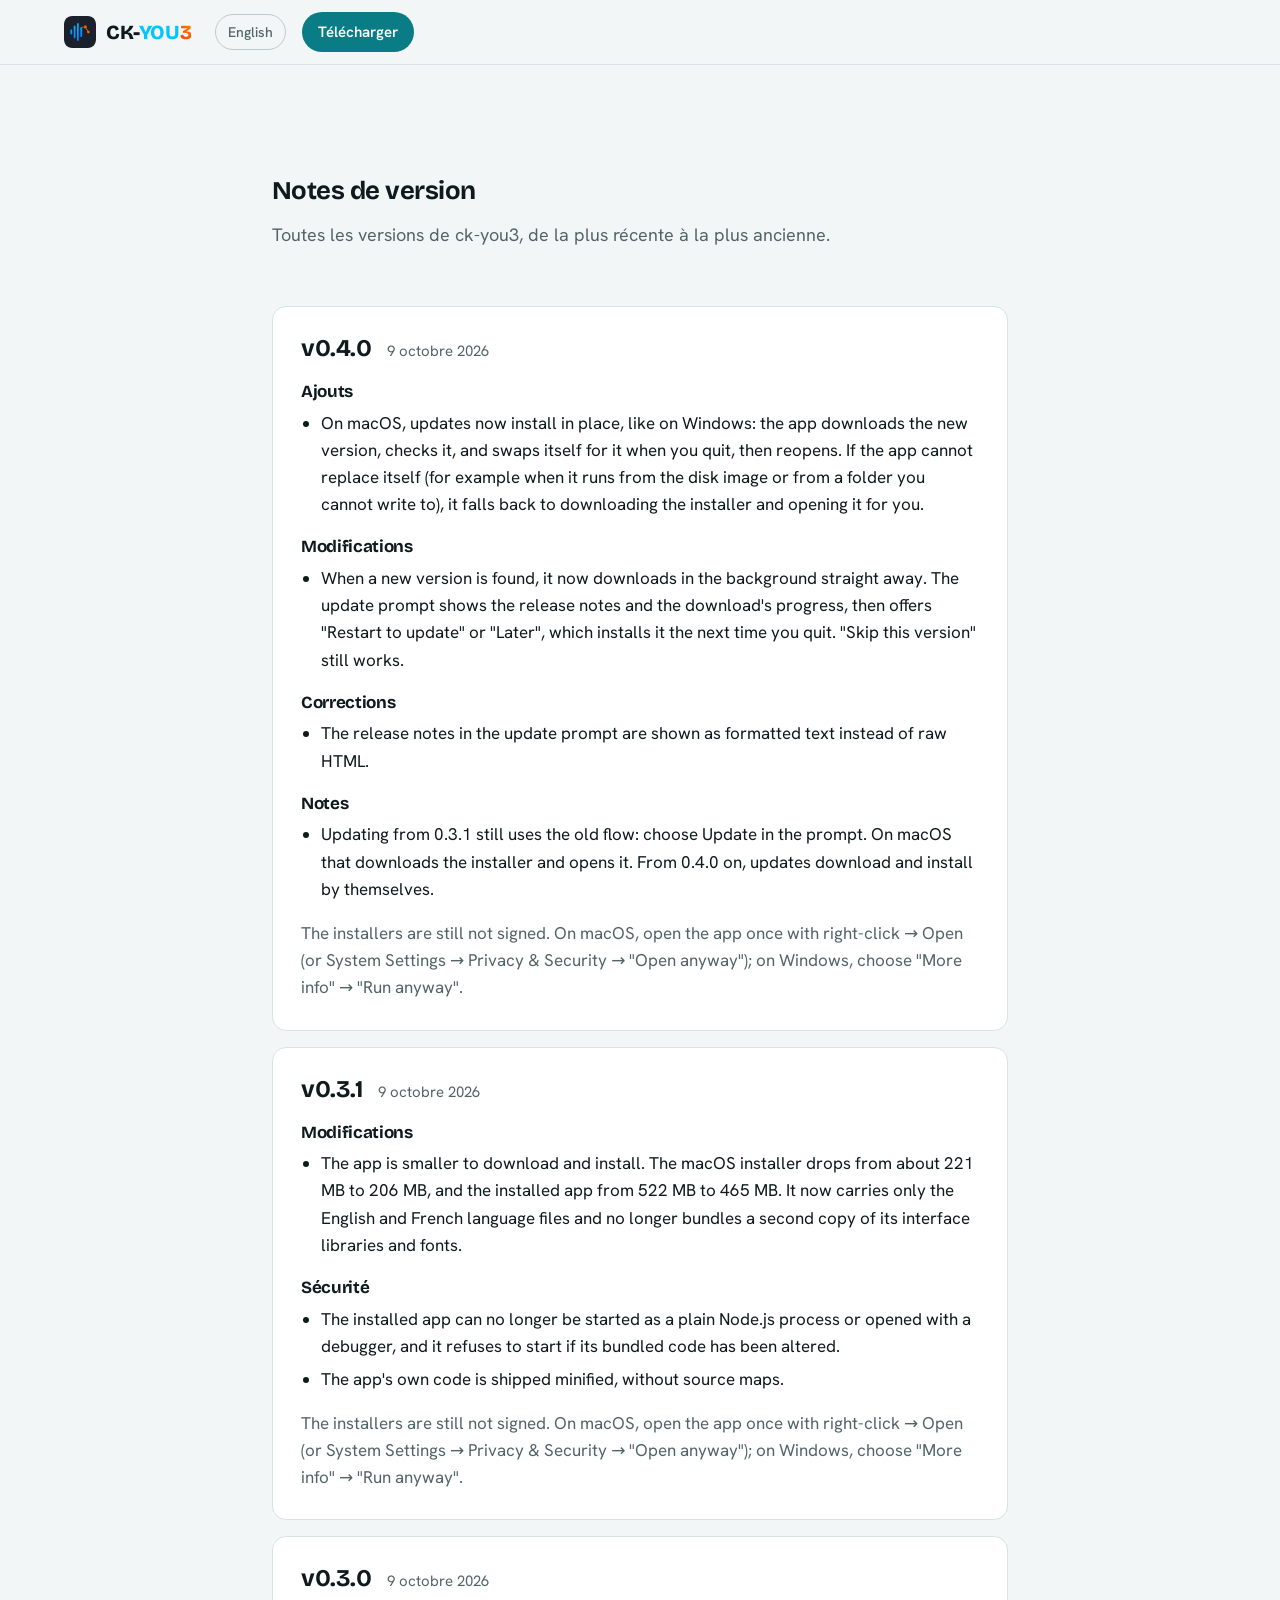
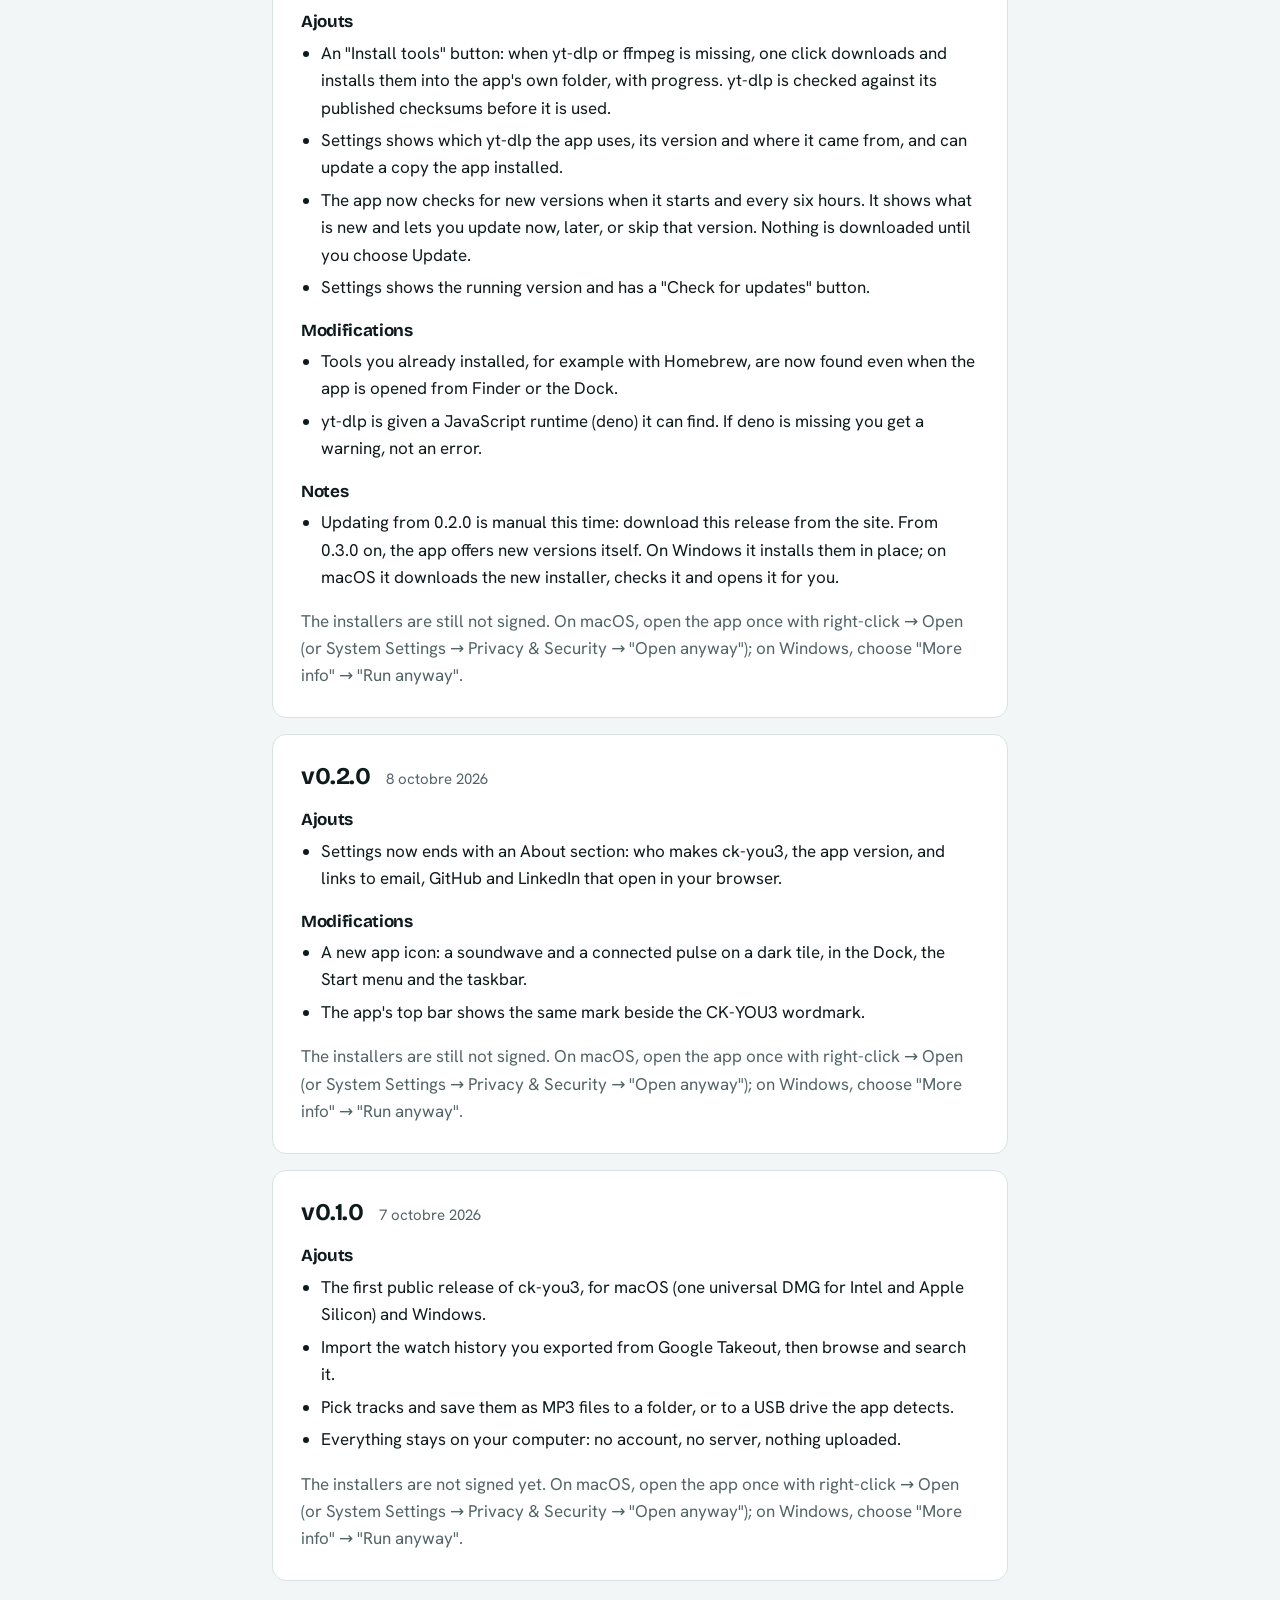
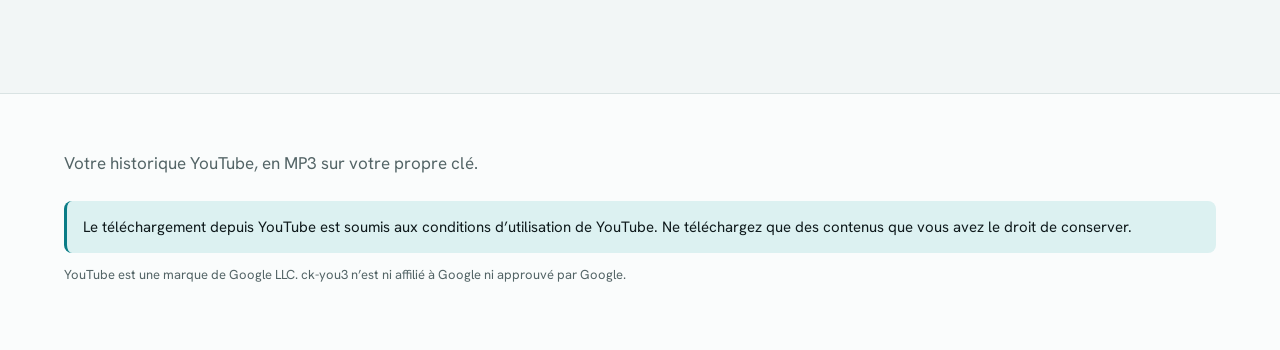
<file: fr/changelog/index.html>
<!doctype html>
<html lang="fr">
  <head>
    <meta charset="utf-8" />
    <meta name="viewport" content="width=device-width, initial-scale=1" />
    <meta name="color-scheme" content="light dark" />
    <title>Notes de version de ck-you3 pour Mac et Windows</title>
    <meta name="description" content="Ce qui a changé dans chaque version de ck-you3, de la plus récente à la plus ancienne : nouveautés, changements et corrections." />
    <link rel="canonical" href="https://ckandrinirina.github.io/ck-you3/fr/changelog/" />
    <link rel="alternate" hreflang="en" href="https://ckandrinirina.github.io/ck-you3/changelog/" />
    <link rel="alternate" hreflang="fr" href="https://ckandrinirina.github.io/ck-you3/fr/changelog/" />
    <link rel="alternate" hreflang="x-default" href="https://ckandrinirina.github.io/ck-you3/changelog/" />
    <meta property="og:type" content="website" />
    <meta property="og:site_name" content="ck-you3" />
    <meta property="og:url" content="https://ckandrinirina.github.io/ck-you3/fr/changelog/" />
    <meta property="og:title" content="Notes de version de ck-you3 pour Mac et Windows" />
    <meta property="og:description" content="Ce qui a changé dans chaque version de ck-you3, de la plus récente à la plus ancienne : nouveautés, changements et corrections." />
    <meta property="og:locale" content="fr_FR" />
    <meta property="og:image" content="https://ckandrinirina.github.io/ck-you3/assets/og-image-fr.png" />
    <meta property="og:image:width" content="1200" />
    <meta property="og:image:height" content="630" />
    <meta name="twitter:card" content="summary_large_image" />
    <link
      rel="icon"
      type="image/png"
      sizes="32x32"
      href="../../assets/favicon-32.png"
    />
    <link
      rel="apple-touch-icon"
      sizes="180x180"
      href="../../assets/apple-touch-icon.png"
    />
    <link rel="stylesheet" href="../../styles.css" />
  </head>
  <body>
    <header class="topbar">
      <div class="container topbar__inner">
        <a class="brand" href="../" aria-label="Accueil ck-you3">
          <img
            class="brand__icon"
            src="../../assets/icon.png"
            alt="Icône de l’application ck-you3"
            width="32"
            height="32"
          />
          <span class="brand__name"
            >ck-<span class="wordmark__you"
              >you</span
            ><span class="wordmark__three">3</span></span
          >
        </a>
        <a
          class="langswitch"
          href="../../changelog/"
          hreflang="en"
          lang="en"
          >English</a
        >
        <a class="topbar__cta" href="../#download">Télécharger</a>
      </div>
    </header>

    <main>
      <section class="section">
        <div class="container container--narrow">
          <header class="section__head">
            <h1>Notes de version</h1>
            <p class="section__lead">Toutes les versions de ck-you3, de la plus récente à la plus ancienne.</p>
          </header>
          <div class="releases"><article class="release" id="v0.4.0">
<div class="release__head"><h2>v0.4.0</h2> <time datetime="2026-10-09">9 octobre 2026</time></div>
<h3>Ajouts</h3>
<ul>
<li>On macOS, updates now install in place, like on Windows: the app downloads the new version, checks it, and swaps itself for it when you quit, then reopens. If the app cannot replace itself (for example when it runs from the disk image or from a folder you cannot write to), it falls back to downloading the installer and opening it for you.</li>
</ul>
<h3>Modifications</h3>
<ul>
<li>When a new version is found, it now downloads in the background straight away. The update prompt shows the release notes and the download&#39;s progress, then offers &quot;Restart to update&quot; or &quot;Later&quot;, which installs it the next time you quit. &quot;Skip this version&quot; still works.</li>
</ul>
<h3>Corrections</h3>
<ul>
<li>The release notes in the update prompt are shown as formatted text instead of raw HTML.</li>
</ul>
<h3>Notes</h3>
<ul>
<li>Updating from 0.3.1 still uses the old flow: choose Update in the prompt. On macOS that downloads the installer and opens it. From 0.4.0 on, updates download and install by themselves.</li>
</ul>
<p>The installers are still not signed. On macOS, open the app once with right-click → Open (or System Settings → Privacy &amp; Security → &quot;Open anyway&quot;); on Windows, choose &quot;More info&quot; → &quot;Run anyway&quot;.</p>
</article>
<article class="release" id="v0.3.1">
<div class="release__head"><h2>v0.3.1</h2> <time datetime="2026-10-09">9 octobre 2026</time></div>
<h3>Modifications</h3>
<ul>
<li>The app is smaller to download and install. The macOS installer drops from about 221 MB to 206 MB, and the installed app from 522 MB to 465 MB. It now carries only the English and French language files and no longer bundles a second copy of its interface libraries and fonts.</li>
</ul>
<h3>Sécurité</h3>
<ul>
<li>The installed app can no longer be started as a plain Node.js process or opened with a debugger, and it refuses to start if its bundled code has been altered.</li>
<li>The app&#39;s own code is shipped minified, without source maps.</li>
</ul>
<p>The installers are still not signed. On macOS, open the app once with right-click → Open (or System Settings → Privacy &amp; Security → &quot;Open anyway&quot;); on Windows, choose &quot;More info&quot; → &quot;Run anyway&quot;.</p>
</article>
<article class="release" id="v0.3.0">
<div class="release__head"><h2>v0.3.0</h2> <time datetime="2026-10-09">9 octobre 2026</time></div>
<h3>Ajouts</h3>
<ul>
<li>An &quot;Install tools&quot; button: when yt-dlp or ffmpeg is missing, one click downloads and installs them into the app&#39;s own folder, with progress. yt-dlp is checked against its published checksums before it is used.</li>
<li>Settings shows which yt-dlp the app uses, its version and where it came from, and can update a copy the app installed.</li>
<li>The app now checks for new versions when it starts and every six hours. It shows what is new and lets you update now, later, or skip that version. Nothing is downloaded until you choose Update.</li>
<li>Settings shows the running version and has a &quot;Check for updates&quot; button.</li>
</ul>
<h3>Modifications</h3>
<ul>
<li>Tools you already installed, for example with Homebrew, are now found even when the app is opened from Finder or the Dock.</li>
<li>yt-dlp is given a JavaScript runtime (deno) it can find. If deno is missing you get a warning, not an error.</li>
</ul>
<h3>Notes</h3>
<ul>
<li>Updating from 0.2.0 is manual this time: download this release from the site. From 0.3.0 on, the app offers new versions itself. On Windows it installs them in place; on macOS it downloads the new installer, checks it and opens it for you.</li>
</ul>
<p>The installers are still not signed. On macOS, open the app once with right-click → Open (or System Settings → Privacy &amp; Security → &quot;Open anyway&quot;); on Windows, choose &quot;More info&quot; → &quot;Run anyway&quot;.</p>
</article>
<article class="release" id="v0.2.0">
<div class="release__head"><h2>v0.2.0</h2> <time datetime="2026-10-08">8 octobre 2026</time></div>
<h3>Ajouts</h3>
<ul>
<li>Settings now ends with an About section: who makes ck-you3, the app version, and links to email, GitHub and LinkedIn that open in your browser.</li>
</ul>
<h3>Modifications</h3>
<ul>
<li>A new app icon: a soundwave and a connected pulse on a dark tile, in the Dock, the Start menu and the taskbar.</li>
<li>The app&#39;s top bar shows the same mark beside the CK-YOU3 wordmark.</li>
</ul>
<p>The installers are still not signed. On macOS, open the app once with right-click → Open (or System Settings → Privacy &amp; Security → &quot;Open anyway&quot;); on Windows, choose &quot;More info&quot; → &quot;Run anyway&quot;.</p>
</article>
<article class="release" id="v0.1.0">
<div class="release__head"><h2>v0.1.0</h2> <time datetime="2026-10-07">7 octobre 2026</time></div>
<h3>Ajouts</h3>
<ul>
<li>The first public release of ck-you3, for macOS (one universal DMG for Intel and Apple Silicon) and Windows.</li>
<li>Import the watch history you exported from Google Takeout, then browse and search it.</li>
<li>Pick tracks and save them as MP3 files to a folder, or to a USB drive the app detects.</li>
<li>Everything stays on your computer: no account, no server, nothing uploaded.</li>
</ul>
<p>The installers are not signed yet. On macOS, open the app once with right-click → Open (or System Settings → Privacy &amp; Security → &quot;Open anyway&quot;); on Windows, choose &quot;More info&quot; → &quot;Run anyway&quot;.</p>
</article></div>
        </div>
      </section>
    </main>

    <footer class="footer">
      <div class="container footer__inner">
        <p class="footer__tagline">Votre historique YouTube, en MP3 sur votre propre clé.</p>
        <p class="footer__terms">Le téléchargement depuis YouTube est soumis aux conditions d’utilisation de YouTube. Ne téléchargez que des contenus que vous avez le droit de conserver.</p>
        <p class="footer__small">YouTube est une marque de Google LLC. ck-you3 n’est ni affilié à Google ni approuvé par Google.</p>
      </div>
    </footer>
  </body>
</html>
</file>
<file: styles.css>
/*
 * The landing site's stylesheet — the app's palette and typefaces, restated for the web.
 *
 * Colour values are the app's own (src/renderer/styles/tokens.css): cool neutrals and one
 * teal accent, light by default and dark under prefers-color-scheme. Every colour lives in
 * a token; the dark block redefines exactly the light set. Fonts are self-hosted — the build
 * copies each `fonts/…` file named here out of @fontsource, so no font CDN is ever asked.
 */

@font-face {
  font-family: "Bricolage Grotesque";
  font-style: normal;
  font-weight: 600;
  font-display: swap;
  src: url("fonts/bricolage-grotesque-latin-600-normal.woff2") format("woff2");
}

@font-face {
  font-family: "Bricolage Grotesque";
  font-style: normal;
  font-weight: 700;
  font-display: swap;
  src: url("fonts/bricolage-grotesque-latin-700-normal.woff2") format("woff2");
}

@font-face {
  font-family: "Bricolage Grotesque";
  font-style: normal;
  font-weight: 800;
  font-display: swap;
  src: url("fonts/bricolage-grotesque-latin-800-normal.woff2") format("woff2");
}

@font-face {
  font-family: "Hanken Grotesk";
  font-style: normal;
  font-weight: 400;
  font-display: swap;
  src: url("fonts/hanken-grotesk-latin-400-normal.woff2") format("woff2");
}

@font-face {
  font-family: "Hanken Grotesk";
  font-style: normal;
  font-weight: 500;
  font-display: swap;
  src: url("fonts/hanken-grotesk-latin-500-normal.woff2") format("woff2");
}

@font-face {
  font-family: "Hanken Grotesk";
  font-style: normal;
  font-weight: 600;
  font-display: swap;
  src: url("fonts/hanken-grotesk-latin-600-normal.woff2") format("woff2");
}

:root {
  color-scheme: light dark;

  /* ---- Colour ---- */
  --color-bg: #f2f6f6;
  --color-surface: #fafcfc;
  --color-surface-raised: #ffffff;
  --color-surface-sunken: #e5eded;
  --color-border: #d9e3e3;
  --color-border-strong: #bccaca;
  --color-text: #0f1a1c;
  --color-text-muted: #536466;
  --color-accent: #0a7c86;
  --color-accent-hover: #07646d;
  --color-accent-subtle: #dcf1f1;
  --color-accent-text: #ffffff;
  --color-glow: rgb(10 124 134 / 18%);
  --color-success: #1d7a4a;
  --color-success-subtle: #dff1e6;
  --color-player-start: #0a3b3d;
  --color-player-end: #0c2549;
  --color-player-text: #eafaf8;
  --color-player-muted: #a3c9c6;
  --color-player-line: rgb(234 250 248 / 22%);
  --color-player-accent: #3fd6c2;
  --color-player-accent-text: #04201d;
  --color-mockup-dot: #bccaca;
  --color-focus-ring: #0a7c86;
  --color-shadow: rgb(10 30 32 / 14%);

  /* ---- Colour: brand — the logo's own, identical in both schemes ---- */
  --color-brand-you: #00c6ff;
  --color-brand-three: linear-gradient(45deg, #f83600, #fe8c00);

  /* ---- Type ---- */
  --font-body:
    "Hanken Grotesk", system-ui, -apple-system, "Segoe UI", Roboto, sans-serif;
  --font-display:
    "Bricolage Grotesque", "Hanken Grotesk", system-ui, sans-serif;

  /* ---- Shape and space ---- */
  --radius-sm: 0.5rem;
  --radius-md: 0.875rem;
  --radius-lg: 1.375rem;
  --radius-pill: 999rem;
  --gutter: 1rem;
  --section-space: clamp(4rem, 9vw, 7rem);
  --shadow-card:
    0 1px 2px var(--color-shadow), 0 8px 24px -12px var(--color-shadow);
  --shadow-float:
    0 2px 6px var(--color-shadow), 0 30px 60px -20px var(--color-shadow);
  --ease: cubic-bezier(0.2, 0, 0, 1);
}

@media (prefers-color-scheme: dark) {
  :root {
    --color-bg: #0b1112;
    --color-surface: #111a1b;
    --color-surface-raised: #1a2526;
    --color-surface-sunken: #070c0d;
    --color-border: #1f2c2e;
    --color-border-strong: #334446;
    --color-text: #e6f2f1;
    --color-text-muted: #95aaa9;
    --color-accent: #3fd6c2;
    --color-accent-hover: #6ee3d3;
    --color-accent-subtle: #0f3331;
    --color-accent-text: #04201d;
    --color-glow: rgb(63 214 194 / 14%);
    --color-success: #7ddc8f;
    --color-success-subtle: #13291a;
    --color-player-start: #0d3b3b;
    --color-player-end: #10264a;
    --color-player-text: #eafaf8;
    --color-player-muted: #9fcac5;
    --color-player-line: rgb(234 250 248 / 18%);
    --color-player-accent: #3fd6c2;
    --color-player-accent-text: #04201d;
    --color-mockup-dot: #334446;
    --color-focus-ring: #6ee3d3;
    --color-shadow: rgb(0 0 0 / 55%);
    --color-brand-you: #00c6ff;
    --color-brand-three: linear-gradient(45deg, #f83600, #fe8c00);
  }
}

@media (prefers-reduced-motion: reduce) {
  :root {
    --ease: step-end;
  }

  html {
    scroll-behavior: auto !important;
  }
}

/* ---- Base ---- */

*,
*::before,
*::after {
  box-sizing: border-box;
}

html {
  scroll-behavior: smooth;
  -webkit-text-size-adjust: 100%;
}

body {
  margin: 0;
  background: var(--color-bg);
  color: var(--color-text);
  font-family: var(--font-body);
  font-size: 1.0625rem;
  line-height: 1.6;
  overflow-wrap: break-word;
  -webkit-font-smoothing: antialiased;
}

h1,
h2,
h3 {
  margin: 0;
  font-family: var(--font-display);
  line-height: 1.1;
  letter-spacing: -0.02em;
  text-wrap: balance;
}

p {
  margin: 0;
  text-wrap: pretty;
}

img,
svg {
  display: block;
  max-width: 100%;
}

a {
  color: inherit;
}

:focus-visible {
  outline: 2px solid var(--color-focus-ring);
  outline-offset: 3px;
}

.container {
  width: 100%;
  max-width: calc(72rem + 2 * var(--gutter));
  margin-inline: auto;
  padding-inline: var(--gutter);
}

.container--narrow {
  max-width: calc(46rem + 2 * var(--gutter));
}

.inline-icon {
  flex: none;
  width: 1.15em;
  height: 1.15em;
  fill: none;
  stroke: currentColor;
  stroke-width: 2;
  stroke-linecap: round;
  stroke-linejoin: round;
}

/* ---- Top bar ---- */

.topbar {
  position: sticky;
  top: 0;
  z-index: 10;
  background: color-mix(in srgb, var(--color-bg) 82%, transparent);
  backdrop-filter: saturate(1.6) blur(14px);
  -webkit-backdrop-filter: saturate(1.6) blur(14px);
  border-bottom: 1px solid var(--color-border);
}

.topbar__inner {
  display: flex;
  align-items: center;
  gap: 1rem;
  min-height: 4rem;
}

.brand {
  display: inline-flex;
  align-items: center;
  gap: 0.625rem;
  text-decoration: none;
}

.brand__icon {
  width: 2rem;
  height: 2rem;
  border-radius: 0.5rem;
}

/* "ck-you3" to a screen reader, CK-YOU3 on screen; "CK-" keeps the theme's text colour. */
.brand__name {
  font-family: var(--font-display);
  font-weight: 800;
  font-size: 1.25rem;
  letter-spacing: -0.02em;
  text-transform: uppercase;
}

.wordmark__you {
  color: var(--color-brand-you);
}

.wordmark__three {
  background: var(--color-brand-three);
  -webkit-background-clip: text;
  background-clip: text;
  -webkit-text-fill-color: transparent;
}

.topnav {
  display: none;
  gap: 1.75rem;
  margin-inline-start: auto;
}

.topnav a {
  color: var(--color-text-muted);
  font-weight: 500;
  text-decoration: none;
  transition: color 150ms var(--ease);
}

.topnav a:hover {
  color: var(--color-text);
}

.langswitch {
  margin-inline-start: auto;
  padding: 0.375rem 0.75rem;
  border: 1px solid var(--color-border-strong);
  border-radius: var(--radius-pill);
  color: var(--color-text-muted);
  font-weight: 500;
  font-size: 0.875rem;
  text-decoration: none;
  transition:
    color 150ms var(--ease),
    border-color 150ms var(--ease);
}

.langswitch:hover {
  color: var(--color-text);
  border-color: var(--color-text-muted);
}

.topbar__cta {
  padding: 0.5rem 1rem;
  border-radius: var(--radius-pill);
  background: var(--color-accent);
  color: var(--color-accent-text);
  font-weight: 600;
  font-size: 0.9375rem;
  text-decoration: none;
  transition: background 150ms var(--ease);
}

.topbar__cta:hover {
  background: var(--color-accent-hover);
}

/* ---- Hero ---- */

.hero {
  position: relative;
  padding-block: clamp(3rem, 8vw, 6.5rem) var(--section-space);
  overflow: hidden;
  isolation: isolate;
}

.hero::before {
  content: "";
  position: absolute;
  inset: -20% -10% auto;
  height: 46rem;
  z-index: -1;
  background:
    radial-gradient(40% 50% at 78% 35%, var(--color-glow), transparent 70%),
    radial-gradient(35% 45% at 12% 10%, var(--color-glow), transparent 70%);
}

.hero__grid {
  display: grid;
  gap: clamp(3rem, 6vw, 4.5rem);
  align-items: center;
}

.eyebrow {
  display: inline-block;
  margin-bottom: 1.25rem;
  padding: 0.3rem 0.85rem;
  border: 1px solid var(--color-border-strong);
  border-radius: var(--radius-pill);
  background: var(--color-surface);
  color: var(--color-accent);
  font-size: 0.875rem;
  font-weight: 600;
}

.hero h1 {
  font-size: clamp(2.25rem, 5.2vw + 0.75rem, 4.25rem);
  font-weight: 800;
  line-height: 1.02;
  letter-spacing: -0.035em;
}

.lead {
  margin-top: 1.5rem;
  max-width: 36rem;
  color: var(--color-text-muted);
  font-size: clamp(1.0625rem, 0.6vw + 0.95rem, 1.25rem);
}

.hero__note {
  display: flex;
  align-items: center;
  gap: 0.5rem;
  margin-top: 1.5rem;
  color: var(--color-text-muted);
  font-size: 0.9375rem;
}

.hero__version {
  margin-top: 0.75rem;
  color: var(--color-text-muted);
  font-size: 0.8125rem;
}

.hero__requirements {
  margin-top: 0.25rem;
  color: var(--color-text-muted);
  font-size: 0.875rem;
}

.hero__note .inline-icon {
  color: var(--color-accent);
}

/* ---- Buttons ---- */

.buttons {
  display: flex;
  flex-wrap: wrap;
  gap: 0.75rem;
  margin-top: 2.25rem;
}

.buttons--center {
  justify-content: center;
}

.button {
  display: inline-flex;
  flex: 1 1 15rem;
  align-items: center;
  gap: 0.875rem;
  max-width: 100%;
  padding: 0.8rem 1.4rem 0.8rem 1.15rem;
  border: 1px solid transparent;
  border-radius: var(--radius-md);
  text-decoration: none;
  transition:
    transform 180ms var(--ease),
    box-shadow 180ms var(--ease),
    background 180ms var(--ease);
}

.button:hover {
  transform: translateY(-2px);
}

.button__glyph {
  flex: none;
  width: 1.6rem;
  height: 1.6rem;
}

.button__text {
  display: grid;
  line-height: 1.25;
  text-align: start;
}

.button__label {
  font-weight: 600;
  font-size: 1.0625rem;
}

.button__meta {
  font-size: 0.8125rem;
  opacity: 0.78;
}

.button--primary {
  background: var(--color-accent);
  color: var(--color-accent-text);
  box-shadow: 0 10px 24px -10px var(--color-accent);
}

.button--primary:hover {
  background: var(--color-accent-hover);
}

.button--secondary {
  border-color: var(--color-border-strong);
  background: var(--color-surface-raised);
  color: var(--color-text);
  box-shadow: var(--shadow-card);
}

.button--light {
  background: var(--color-player-accent);
  color: var(--color-player-accent-text);
}

.button--ghost {
  border-color: var(--color-player-line);
  color: var(--color-player-text);
}

.button--ghost:hover {
  background: var(--color-player-line);
}

/* ---- App mockup, drawn in CSS ---- */

.mockup {
  position: relative;
  padding-bottom: 2.5rem;
}

.mockup__window {
  overflow: hidden;
  border: 1px solid var(--color-border);
  border-radius: var(--radius-lg);
  background: var(--color-surface);
  box-shadow: var(--shadow-float);
  font-size: 0.8125rem;
  transform: perspective(1600px) rotateY(-4deg) rotateX(2deg);
}

.mockup__chrome {
  display: flex;
  align-items: center;
  gap: 0.375rem;
  padding: 0.75rem 1rem;
  border-bottom: 1px solid var(--color-border);
  background: var(--color-surface-raised);
}

.mockup__dot {
  width: 0.625rem;
  height: 0.625rem;
  border-radius: 50%;
  background: var(--color-mockup-dot);
}

.mockup__title {
  margin-inline: auto;
  padding-inline-end: 2.25rem;
  color: var(--color-text-muted);
  font-weight: 600;
}

.mockup__search {
  display: flex;
  align-items: center;
  gap: 0.5rem;
  margin: 0.875rem 1rem 0;
  padding: 0.5rem 0.75rem;
  border: 1px solid var(--color-border);
  border-radius: var(--radius-sm);
  background: var(--color-surface-raised);
  color: var(--color-text-muted);
}

.mockup__tabs {
  display: flex;
  gap: 0.25rem;
  margin: 0.75rem 1rem 0.25rem;
  overflow: hidden;
}

.mockup__tab {
  flex: none;
  padding: 0.25rem 0.625rem;
  border-radius: var(--radius-pill);
  color: var(--color-text-muted);
  font-weight: 500;
  white-space: nowrap;
}

.mockup__tab--active {
  background: var(--color-accent-subtle);
  color: var(--color-accent);
}

.mockup__rows {
  margin: 0;
  padding: 0.25rem 0.5rem 0.75rem;
  list-style: none;
}

.mockup__row {
  display: grid;
  grid-template-columns: 0.875rem 2.75rem minmax(0, 1fr) auto;
  align-items: center;
  gap: 0.75rem;
  padding: 0.5rem;
  border-radius: var(--radius-sm);
}

.mockup__row--selected {
  background: var(--color-accent-subtle);
}

.mockup__check {
  width: 0.875rem;
  height: 0.875rem;
  border: 1.5px solid var(--color-border-strong);
  border-radius: 0.25rem;
}

.mockup__check--on {
  border-color: var(--color-accent);
  background: var(--color-accent);
}

.mockup__thumb {
  aspect-ratio: 16 / 10;
  border-radius: 0.375rem;
  background: repeating-linear-gradient(
    -45deg,
    hsl(var(--hue) 45% 62%) 0 6px,
    hsl(var(--hue) 45% 56%) 6px 12px
  );
}

.mockup__name {
  overflow: hidden;
  font-weight: 600;
  white-space: nowrap;
  text-overflow: ellipsis;
}

.chip {
  padding: 0.15rem 0.55rem;
  border-radius: var(--radius-pill);
  background: var(--color-surface-sunken);
  color: var(--color-text-muted);
  font-size: 0.6875rem;
  font-weight: 600;
  white-space: nowrap;
}

.chip--success {
  background: var(--color-success-subtle);
  color: var(--color-success);
}

.chip--accent {
  background: var(--color-surface-raised);
  color: var(--color-accent);
}

.mockup__drive {
  position: absolute;
  right: 0.75rem;
  bottom: 0;
  display: flex;
  gap: 0.75rem;
  width: min(100% - 1.5rem, 17rem);
  padding: 0.875rem 1rem;
  border-radius: var(--radius-md);
  background: linear-gradient(
    135deg,
    var(--color-player-start),
    var(--color-player-end)
  );
  color: var(--color-player-text);
  box-shadow: var(--shadow-float);
  font-size: 0.8125rem;
}

.mockup__drive-icon {
  flex: none;
  width: 2rem;
  height: 2rem;
  fill: none;
  stroke: var(--color-player-accent);
  stroke-width: 1.6;
  stroke-linecap: round;
  stroke-linejoin: round;
}

.mockup__drive-text {
  display: grid;
  flex: 1;
  gap: 0.125rem;
  min-width: 0;
}

.mockup__drive-title {
  font-weight: 600;
}

.mockup__drive-name,
.mockup__drive-status {
  color: var(--color-player-muted);
  font-size: 0.75rem;
}

.mockup__progress {
  height: 0.3rem;
  margin-block: 0.375rem 0.125rem;
  overflow: hidden;
  border-radius: var(--radius-pill);
  background: var(--color-player-line);
}

.mockup__bar {
  display: block;
  width: 66%;
  height: 100%;
  border-radius: inherit;
  background: var(--color-player-accent);
}

/* ---- Sections ---- */

.section {
  padding-block: var(--section-space);
}

.section--tinted {
  border-block: 1px solid var(--color-border);
  background: var(--color-surface);
}

.section__head {
  max-width: 44rem;
  margin-bottom: clamp(2.5rem, 5vw, 3.5rem);
}

.section h2 {
  font-size: clamp(1.875rem, 3vw + 1rem, 3rem);
  font-weight: 700;
}

.section__lead {
  margin-top: 1rem;
  color: var(--color-text-muted);
  font-size: 1.125rem;
}

/* ---- Feature cards ---- */

.cards {
  display: grid;
  grid-template-columns: repeat(auto-fill, minmax(min(100%, 19rem), 1fr));
  gap: 1rem;
  margin: 0;
  padding: 0;
  list-style: none;
}

.card {
  padding: 1.75rem;
  border: 1px solid var(--color-border);
  border-radius: var(--radius-lg);
  background: var(--color-surface-raised);
  box-shadow: var(--shadow-card);
  transition:
    transform 200ms var(--ease),
    border-color 200ms var(--ease);
}

.card:hover {
  transform: translateY(-3px);
  border-color: var(--color-border-strong);
}

.card__icon {
  display: grid;
  place-items: center;
  width: 3rem;
  height: 3rem;
  margin-bottom: 1.25rem;
  border-radius: var(--radius-md);
  background: var(--color-accent-subtle);
  color: var(--color-accent);
}

.card__icon svg {
  width: 1.5rem;
  height: 1.5rem;
  fill: none;
  stroke: currentColor;
  stroke-width: 1.8;
  stroke-linecap: round;
  stroke-linejoin: round;
}

.card h3 {
  font-size: 1.25rem;
  font-weight: 700;
}

.card p {
  margin-top: 0.5rem;
  color: var(--color-text-muted);
}

/* ---- Steps ---- */

.steps {
  display: grid;
  gap: 1rem;
  margin: 0;
  padding: 0;
  list-style: none;
  counter-reset: step;
}

.step {
  position: relative;
  padding: 1.75rem;
  border: 1px solid var(--color-border);
  border-radius: var(--radius-lg);
  background: var(--color-bg);
  counter-increment: step;
}

.step::before {
  content: counter(step, decimal-leading-zero);
  display: block;
  margin-bottom: 1.5rem;
  color: var(--color-accent);
  font-family: var(--font-display);
  font-size: 3rem;
  font-weight: 800;
  line-height: 1;
  letter-spacing: -0.04em;
}

.step h3 {
  font-size: 1.375rem;
  font-weight: 700;
}

.step p {
  margin-top: 0.5rem;
  color: var(--color-text-muted);
}

/* ---- Download ---- */

.download {
  position: relative;
  overflow: hidden;
  padding: clamp(2.5rem, 7vw, 5rem) clamp(1.25rem, 5vw, 4rem);
  border-radius: calc(var(--radius-lg) * 1.5);
  background: linear-gradient(
    135deg,
    var(--color-player-start),
    var(--color-player-end)
  );
  color: var(--color-player-text);
  text-align: center;
  isolation: isolate;
}

.download::before {
  content: "";
  position: absolute;
  inset: auto -20% -60% -20%;
  height: 120%;
  z-index: -1;
  background: radial-gradient(
    50% 50% at 50% 50%,
    var(--color-player-line),
    transparent 70%
  );
}

.download__icon {
  width: 5.5rem;
  height: 5.5rem;
  margin: 0 auto 1.5rem;
  border-radius: 1.25rem;
  box-shadow: 0 16px 40px -16px var(--color-shadow);
}

.download h2 {
  color: var(--color-player-text);
}

.download__lead {
  max-width: 34rem;
  margin: 1rem auto 0;
  color: var(--color-player-muted);
  font-size: 1.125rem;
}

.download .buttons {
  max-width: 34rem;
  margin-inline: auto;
}

.download__version {
  margin-top: 1rem;
  color: var(--color-player-muted);
  font-size: 0.8125rem;
}

.download__note {
  max-width: 34rem;
  margin: 1.75rem auto 0;
  color: var(--color-player-muted);
  font-size: 0.875rem;
}

.firstlaunch {
  max-width: 46rem;
  margin: 2.5rem auto 0;
  padding-top: 2rem;
  border-top: 1px solid var(--color-player-line);
  color: var(--color-player-muted);
  text-align: start;
}

.firstlaunch h3,
.firstlaunch h4 {
  color: var(--color-player-text);
}

.firstlaunch__lead {
  margin-top: 0.5rem;
  font-size: 0.9375rem;
}

.firstlaunch__platforms {
  display: grid;
  grid-template-columns: repeat(auto-fit, minmax(16rem, 1fr));
  gap: 1.5rem;
  margin-top: 1.25rem;
}

.firstlaunch ol {
  display: grid;
  gap: 0.5rem;
  margin-top: 0.5rem;
  padding-inline-start: 1.25rem;
  font-size: 0.9375rem;
}

/* ---- FAQ ---- */

.faq {
  display: grid;
  gap: 0.75rem;
}

.faq details {
  border: 1px solid var(--color-border);
  border-radius: var(--radius-md);
  background: var(--color-surface-raised);
  transition: border-color 200ms var(--ease);
}

.faq details[open] {
  border-color: var(--color-border-strong);
}

.faq summary {
  display: flex;
  align-items: center;
  justify-content: space-between;
  gap: 1rem;
  padding: 1.15rem 1.35rem;
  font-weight: 600;
  font-size: 1.0625rem;
  cursor: pointer;
  list-style: none;
}

.faq summary::-webkit-details-marker {
  display: none;
}

.faq summary::after {
  content: "";
  flex: none;
  width: 0.6rem;
  height: 0.6rem;
  border-right: 2px solid var(--color-accent);
  border-bottom: 2px solid var(--color-accent);
  transform: translateY(-25%) rotate(45deg);
  transition: transform 200ms var(--ease);
}

.faq details[open] summary::after {
  transform: translateY(25%) rotate(225deg);
}

.faq details p {
  padding: 0 1.35rem 1.25rem;
  color: var(--color-text-muted);
}

/* ---- Version link and changelog ---- */

.version-link {
  color: inherit;
  text-decoration: underline;
  text-underline-offset: 0.2em;
}

.version-link:hover {
  color: var(--color-accent);
}

.download .version-link:hover {
  color: var(--color-player-text);
}

.releases {
  display: grid;
  gap: 1rem;
}

.release {
  padding: clamp(1.25rem, 3vw, 1.75rem);
  border: 1px solid var(--color-border);
  border-radius: var(--radius-md);
  background: var(--color-surface-raised);
}

.release__head {
  display: flex;
  flex-wrap: wrap;
  align-items: baseline;
  gap: 0.25rem 1rem;
}

.section .release h2 {
  font-size: 1.5rem;
}

.release time {
  color: var(--color-text-muted);
  font-size: 0.9375rem;
}

.release h3 {
  margin-top: 1.25rem;
  font-size: 1.0625rem;
}

.release ul {
  margin-top: 0.5rem;
  padding-left: 1.25rem;
}

.release li + li {
  margin-top: 0.35rem;
}

.release p {
  margin-top: 1rem;
  color: var(--color-text-muted);
}

.release code {
  overflow-wrap: anywhere;
  padding: 0.1em 0.35em;
  border-radius: var(--radius-sm);
  background: var(--color-surface-sunken);
  font-size: 0.9em;
}

.release a {
  color: var(--color-accent);
  overflow-wrap: anywhere;
}

/* ---- About the developer ---- */

.about {
  padding: clamp(1.5rem, 4vw, 2.5rem);
  border: 1px solid var(--color-border);
  border-radius: var(--radius-lg);
  background: var(--color-surface-raised);
  box-shadow: var(--shadow-card);
}

.about__name {
  margin-top: 1.25rem;
  font-family: var(--font-display);
  font-size: 1.375rem;
  font-weight: 700;
}

.about__role {
  margin-top: 0.25rem;
  color: var(--color-accent);
  font-weight: 600;
}

.about__bio {
  margin-top: 1rem;
  color: var(--color-text-muted);
}

.about__links {
  display: flex;
  flex-wrap: wrap;
  gap: 0.75rem;
  margin: 1.5rem 0 0;
  padding: 0;
  list-style: none;
}

.about__link {
  display: inline-flex;
  align-items: center;
  min-height: 2.75rem;
  padding: 0.5rem 1.125rem;
  border: 1px solid var(--color-border-strong);
  border-radius: var(--radius-pill);
  color: var(--color-text);
  font-weight: 600;
  text-decoration: none;
  transition:
    border-color 200ms var(--ease),
    color 200ms var(--ease);
}

.about__link:hover {
  border-color: var(--color-accent);
  color: var(--color-accent);
}

/* ---- Footer ---- */

.footer {
  padding-block: 3.5rem 4rem;
  border-top: 1px solid var(--color-border);
  background: var(--color-surface);
}

.footer__inner {
  display: grid;
  gap: 0.75rem;
}

.footer__brand {
  display: flex;
  align-items: center;
  gap: 0.625rem;
}

.footer__brand .brand__icon {
  width: 1.75rem;
  height: 1.75rem;
}

.footer__tagline {
  color: var(--color-text-muted);
}

.footer__terms {
  margin-top: 0.75rem;
  padding: 0.875rem 1rem;
  border-inline-start: 3px solid var(--color-accent);
  border-radius: var(--radius-sm);
  background: var(--color-accent-subtle);
  font-size: 0.9375rem;
}

.footer__small {
  color: var(--color-text-muted);
  font-size: 0.8125rem;
}

/* ---- Wider screens ---- */

@media (min-width: 720px) {
  :root {
    --gutter: 2rem;
  }

  .topnav {
    display: flex;
  }

  .langswitch {
    margin-inline-start: 0.5rem;
  }

  .steps {
    grid-template-columns: repeat(3, minmax(0, 1fr));
  }
}

@media (min-width: 980px) {
  .hero__grid {
    grid-template-columns: minmax(0, 1.05fr) minmax(0, 1fr);
  }

  .buttons:not(.buttons--center) .button {
    flex: 0 1 auto;
  }
}
</file>
